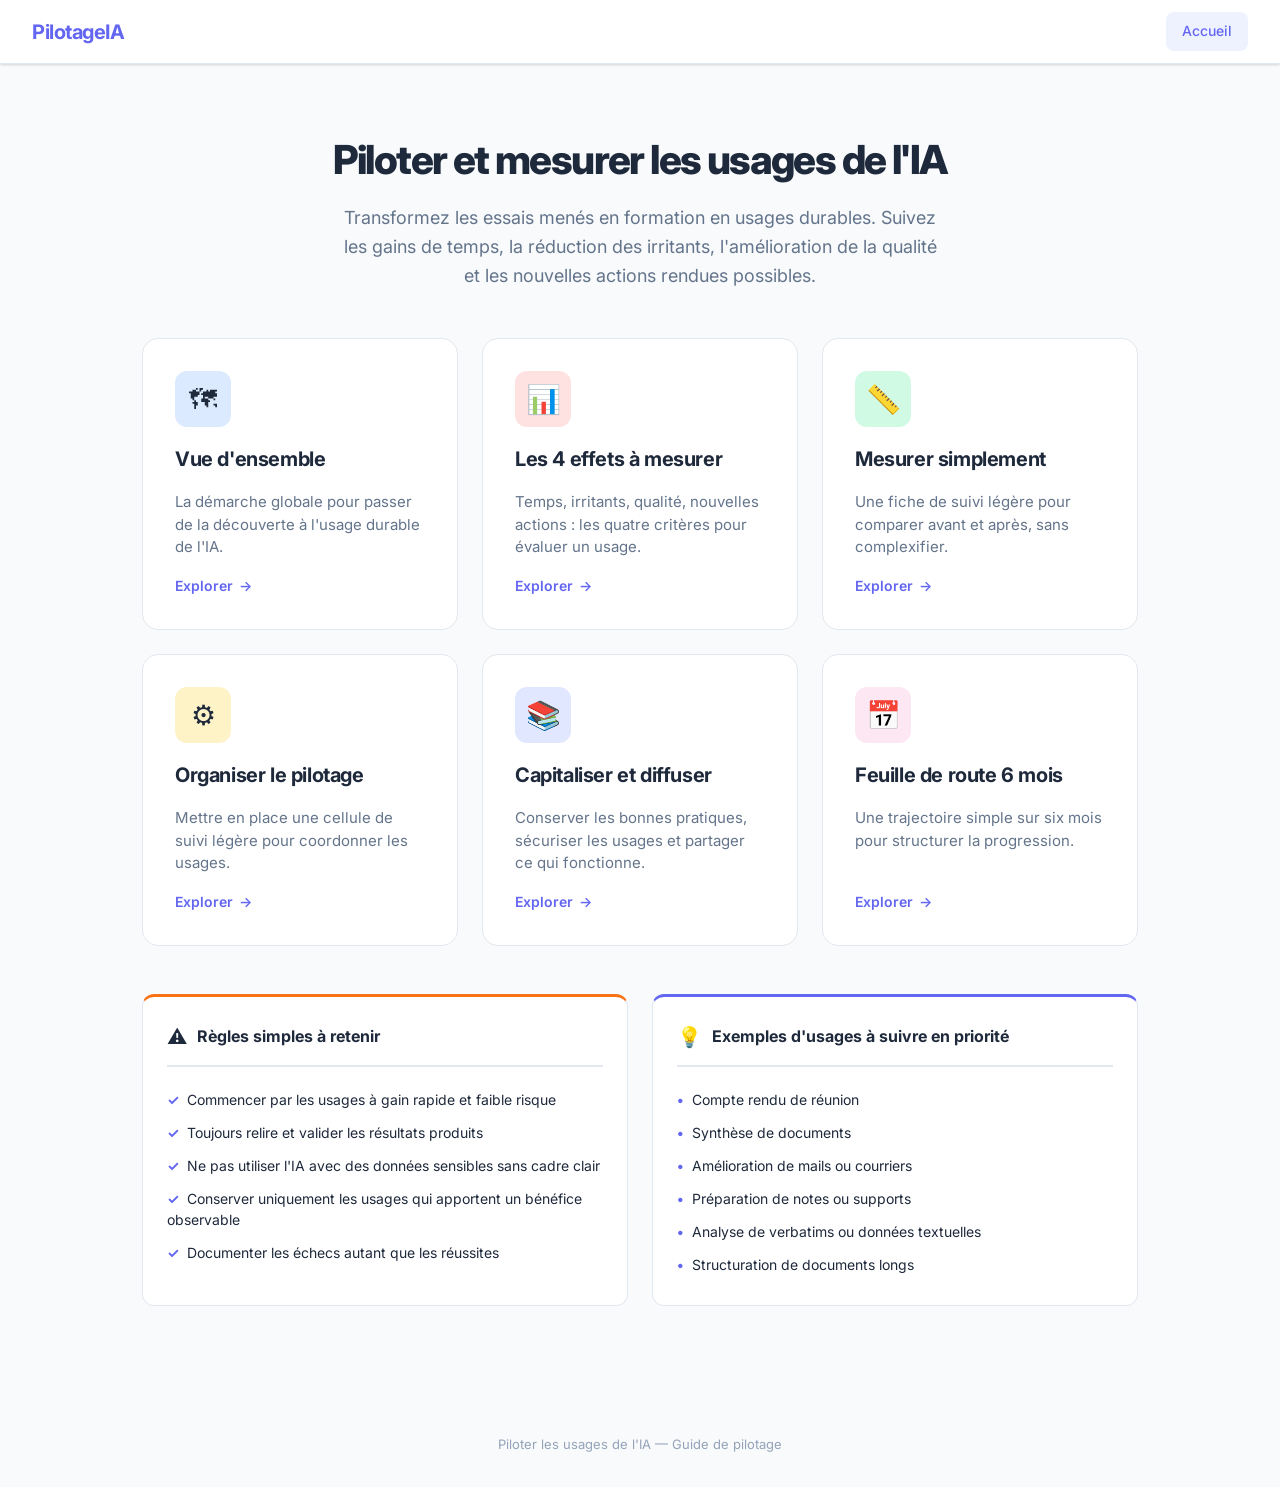
<file: index.html>
<!DOCTYPE html>
<html lang="fr">
<head>
  <meta charset="UTF-8">
  <meta name="viewport" content="width=device-width, initial-scale=1.0">
  <title>Piloter les usages de l'IA</title>
  <link rel="preconnect" href="https://fonts.googleapis.com">
  <link rel="preconnect" href="https://fonts.gstatic.com" crossorigin>
  <link href="https://fonts.googleapis.com/css2?family=Inter:wght@400;500;600;700;800&display=swap" rel="stylesheet">
  <link rel="stylesheet" href="style.css">
</head>
<body>

  <nav class="navbar">
    <a href="index.html" class="nav-brand">PilotageIA</a>
    <div class="nav-links">
      <a href="index.html" class="active">Accueil</a>
    </div>
  </nav>

  <main class="landing">
    <section class="hero">
      <h1>Piloter et mesurer les usages de l'IA</h1>
      <p>Transformez les essais men&eacute;s en formation en usages durables. Suivez les gains de temps, la r&eacute;duction des irritants, l'am&eacute;lioration de la qualit&eacute; et les nouvelles actions rendues possibles.</p>
    </section>

    <div class="tools-grid">
      <a href="guide.html" class="tool-card">
        <div class="tool-icon vue">&#128506;</div>
        <h2>Vue d'ensemble</h2>
        <p>La d&eacute;marche globale pour passer de la d&eacute;couverte &agrave; l'usage durable de l'IA.</p>
        <span class="card-link">Explorer <span class="arrow">&rarr;</span></span>
      </a>

      <a href="guide-page2.html" class="tool-card">
        <div class="tool-icon effets">&#128202;</div>
        <h2>Les 4 effets &agrave; mesurer</h2>
        <p>Temps, irritants, qualit&eacute;, nouvelles actions : les quatre crit&egrave;res pour &eacute;valuer un usage.</p>
        <span class="card-link">Explorer <span class="arrow">&rarr;</span></span>
      </a>

      <a href="guide-page3.html" class="tool-card">
        <div class="tool-icon mesurer">&#128207;</div>
        <h2>Mesurer simplement</h2>
        <p>Une fiche de suivi l&eacute;g&egrave;re pour comparer avant et apr&egrave;s, sans complexifier.</p>
        <span class="card-link">Explorer <span class="arrow">&rarr;</span></span>
      </a>

      <a href="guide-page4.html" class="tool-card">
        <div class="tool-icon organiser">&#9881;</div>
        <h2>Organiser le pilotage</h2>
        <p>Mettre en place une cellule de suivi l&eacute;g&egrave;re pour coordonner les usages.</p>
        <span class="card-link">Explorer <span class="arrow">&rarr;</span></span>
      </a>

      <a href="guide-page5.html" class="tool-card">
        <div class="tool-icon capitaliser">&#128218;</div>
        <h2>Capitaliser et diffuser</h2>
        <p>Conserver les bonnes pratiques, s&eacute;curiser les usages et partager ce qui fonctionne.</p>
        <span class="card-link">Explorer <span class="arrow">&rarr;</span></span>
      </a>

      <a href="guide-page6.html" class="tool-card">
        <div class="tool-icon feuille">&#128197;</div>
        <h2>Feuille de route 6 mois</h2>
        <p>Une trajectoire simple sur six mois pour structurer la progression.</p>
        <span class="card-link">Explorer <span class="arrow">&rarr;</span></span>
      </a>
    </div>

    <div class="encadres-section">
      <div class="encadre regles">
        <div class="encadre-header">
          <span class="encadre-icon">&#9888;&#65039;</span>
          <span class="encadre-title">R&egrave;gles simples &agrave; retenir</span>
        </div>
        <ul>
          <li>Commencer par les usages &agrave; gain rapide et faible risque</li>
          <li>Toujours relire et valider les r&eacute;sultats produits</li>
          <li>Ne pas utiliser l'IA avec des donn&eacute;es sensibles sans cadre clair</li>
          <li>Conserver uniquement les usages qui apportent un b&eacute;n&eacute;fice observable</li>
          <li>Documenter les &eacute;checs autant que les r&eacute;ussites</li>
        </ul>
      </div>

      <div class="encadre exemples">
        <div class="encadre-header">
          <span class="encadre-icon">&#128161;</span>
          <span class="encadre-title">Exemples d'usages &agrave; suivre en priorit&eacute;</span>
        </div>
        <ul>
          <li>Compte rendu de r&eacute;union</li>
          <li>Synth&egrave;se de documents</li>
          <li>Am&eacute;lioration de mails ou courriers</li>
          <li>Pr&eacute;paration de notes ou supports</li>
          <li>Analyse de verbatims ou donn&eacute;es textuelles</li>
          <li>Structuration de documents longs</li>
        </ul>
      </div>
    </div>
  </main>

  <footer class="site-footer">
    Piloter les usages de l'IA &mdash; Guide de pilotage
  </footer>

</body>
</html>
</file>
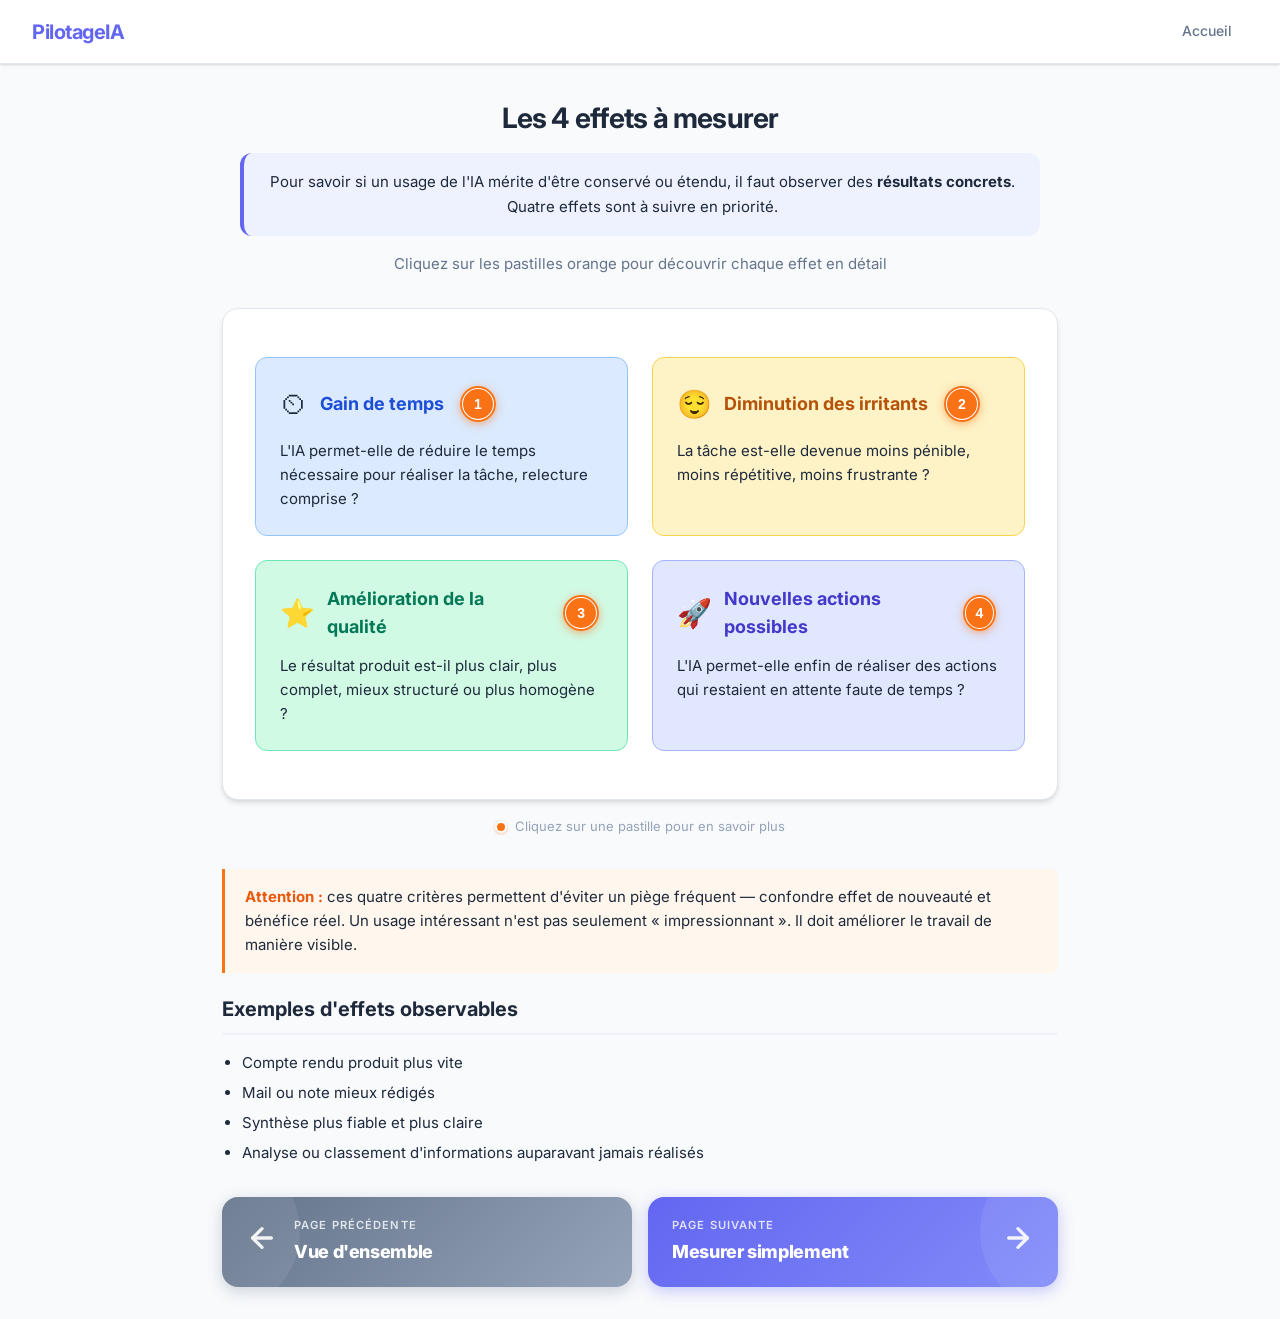
<file: guide-page2.html>
<!DOCTYPE html>
<html lang="fr">
<head>
  <meta charset="UTF-8">
  <meta name="viewport" content="width=device-width, initial-scale=1.0">
  <title>Les 4 effets &agrave; mesurer - PilotageIA</title>
  <link rel="preconnect" href="https://fonts.googleapis.com">
  <link rel="preconnect" href="https://fonts.gstatic.com" crossorigin>
  <link href="https://fonts.googleapis.com/css2?family=Inter:wght@400;500;600;700;800&display=swap" rel="stylesheet">
  <link rel="stylesheet" href="style.css">
</head>
<body>

  <nav class="navbar">
    <a href="index.html" class="nav-brand">PilotageIA</a>
    <div class="nav-links">
      <a href="index.html">Accueil</a>
    </div>
  </nav>

  <main class="guide-page">
    <div class="guide-header">
      <h1>Les 4 effets &agrave; mesurer</h1>
      <div class="guide-intro">
        <p>Pour savoir si un usage de l'IA m&eacute;rite d'&ecirc;tre conserv&eacute; ou &eacute;tendu, il faut observer des <strong>r&eacute;sultats concrets</strong>. Quatre effets sont &agrave; suivre en priorit&eacute;.</p>
      </div>
      <p class="guide-subtitle">Cliquez sur les pastilles orange pour d&eacute;couvrir chaque effet en d&eacute;tail</p>
    </div>

    <!-- 4 Blocks Diagram -->
    <div class="diagram-container">
      <div class="blocks-grid">
        <div class="block-card temps">
          <div class="block-card-header">
            <span class="block-card-icon">&#9202;</span>
            <span class="block-card-title">Gain de temps</span>
            <button class="hotspot-inline" data-hotspot="1" data-tooltip="Temps &eacute;conomis&eacute;" aria-label="Pastille 1">
              <span class="hotspot-number">1</span>
              <span class="hotspot-pulse"></span>
            </button>
          </div>
          <p class="block-card-desc">L'IA permet-elle de r&eacute;duire le temps n&eacute;cessaire pour r&eacute;aliser la t&acirc;che, relecture comprise ?</p>
        </div>

        <div class="block-card irritants">
          <div class="block-card-header">
            <span class="block-card-icon">&#128524;</span>
            <span class="block-card-title">Diminution des irritants</span>
            <button class="hotspot-inline" data-hotspot="2" data-tooltip="Charge mentale r&eacute;duite" aria-label="Pastille 2">
              <span class="hotspot-number">2</span>
              <span class="hotspot-pulse"></span>
            </button>
          </div>
          <p class="block-card-desc">La t&acirc;che est-elle devenue moins p&eacute;nible, moins r&eacute;p&eacute;titive, moins frustrante ?</p>
        </div>

        <div class="block-card qualite">
          <div class="block-card-header">
            <span class="block-card-icon">&#11088;</span>
            <span class="block-card-title">Am&eacute;lioration de la qualit&eacute;</span>
            <button class="hotspot-inline" data-hotspot="3" data-tooltip="Qualit&eacute; du rendu" aria-label="Pastille 3">
              <span class="hotspot-number">3</span>
              <span class="hotspot-pulse"></span>
            </button>
          </div>
          <p class="block-card-desc">Le r&eacute;sultat produit est-il plus clair, plus complet, mieux structur&eacute; ou plus homog&egrave;ne ?</p>
        </div>

        <div class="block-card actions">
          <div class="block-card-header">
            <span class="block-card-icon">&#128640;</span>
            <span class="block-card-title">Nouvelles actions possibles</span>
            <button class="hotspot-inline" data-hotspot="4" data-tooltip="Capacit&eacute; nouvelle cr&eacute;&eacute;e" aria-label="Pastille 4">
              <span class="hotspot-number">4</span>
              <span class="hotspot-pulse"></span>
            </button>
          </div>
          <p class="block-card-desc">L'IA permet-elle enfin de r&eacute;aliser des actions qui restaient en attente faute de temps ?</p>
        </div>
      </div>
    </div>

    <div class="legend">
      <span class="legend-dot"></span>
      Cliquez sur une pastille pour en savoir plus
    </div>

    <div class="content-section">
      <div class="highlight-box">
        <strong>Attention :</strong> ces quatre crit&egrave;res permettent d'&eacute;viter un pi&egrave;ge fr&eacute;quent &mdash; confondre effet de nouveaut&eacute; et b&eacute;n&eacute;fice r&eacute;el. Un usage int&eacute;ressant n'est pas seulement &laquo; impressionnant &raquo;. Il doit am&eacute;liorer le travail de mani&egrave;re visible.
      </div>

      <h2>Exemples d'effets observables</h2>
      <ul>
        <li>Compte rendu produit plus vite</li>
        <li>Mail ou note mieux r&eacute;dig&eacute;s</li>
        <li>Synth&egrave;se plus fiable et plus claire</li>
        <li>Analyse ou classement d'informations auparavant jamais r&eacute;alis&eacute;s</li>
      </ul>
    </div>

    <div class="nav-dual">
      <a href="guide.html" class="nav-banner nav-banner-prev">
        <div class="nav-banner-arrow">
          <svg width="32" height="32" viewBox="0 0 24 24" fill="none" stroke="currentColor" stroke-width="2.5" stroke-linecap="round" stroke-linejoin="round">
            <path d="M19 12H5"></path>
            <path d="M12 19l-7-7 7-7"></path>
          </svg>
        </div>
        <div class="nav-banner-content">
          <span class="nav-banner-label">Page pr&eacute;c&eacute;dente</span>
          <span class="nav-banner-title">Vue d'ensemble</span>
        </div>
      </a>
      <a href="guide-page3.html" class="nav-banner nav-banner-next">
        <div class="nav-banner-content">
          <span class="nav-banner-label">Page suivante</span>
          <span class="nav-banner-title">Mesurer simplement</span>
        </div>
        <div class="nav-banner-arrow">
          <svg width="32" height="32" viewBox="0 0 24 24" fill="none" stroke="currentColor" stroke-width="2.5" stroke-linecap="round" stroke-linejoin="round">
            <path d="M5 12h14"></path>
            <path d="M12 5l7 7-7 7"></path>
          </svg>
        </div>
      </a>
    </div>
  </main>

  <!-- Modal -->
  <div class="modal-overlay" id="modalOverlay">
    <div class="modal" id="modal">
      <div class="modal-inner">
        <button class="modal-close" id="modalClose" aria-label="Fermer">&times;</button>
        <div class="modal-header">
          <span class="modal-badge" id="modalBadge">1</span>
          <h2 class="modal-title" id="modalTitle"></h2>
        </div>
        <div class="modal-body" id="modalBody"></div>
      </div>
      <div class="modal-footer" id="modalFooter"></div>
    </div>
  </div>

  <script>
    const pageContent = {
      1: {
        title: "Temps \u00e9conomis\u00e9",
        body: `
          <p>Le gain de temps est souvent le premier effet recherch&eacute;. Mais il faut le mesurer <strong>correctement</strong>.</p>
          <h3>Ce qu'il faut comparer</h3>
          <ul>
            <li>Temps <strong>total</strong> avant IA : r&eacute;flexion + r&eacute;daction + relecture</li>
            <li>Temps <strong>total</strong> avec IA : pr&eacute;paration du prompt + g&eacute;n&eacute;ration + relecture + correction</li>
          </ul>
          <div class="highlight-box">
            <strong>Pi&egrave;ge fr&eacute;quent :</strong> ne mesurer que le temps de g&eacute;n&eacute;ration (quelques secondes) en oubliant le temps de relecture et de correction, qui peut &ecirc;tre significatif.
          </div>
        `,
        footer: ''
      },
      2: {
        title: "Charge mentale r\u00e9duite",
        body: `
          <p>Certaines t&acirc;ches ne prennent pas forc&eacute;ment beaucoup de temps, mais sont <strong>p&eacute;nibles ou rebutantes</strong>. L'IA peut les rendre plus supportables.</p>
          <h3>Exemples</h3>
          <ul>
            <li>D&eacute;marrer un texte face &agrave; la page blanche</li>
            <li>Reformuler un courrier d&eacute;licat</li>
            <li>Classer ou trier des donn&eacute;es r&eacute;p&eacute;titives</li>
            <li>Produire un document structur&eacute; &agrave; partir de notes d&eacute;sordonn&eacute;es</li>
          </ul>
          <div class="highlight-box">
            <strong>&Agrave; noter :</strong> la r&eacute;duction de la charge mentale est un b&eacute;n&eacute;fice r&eacute;el m&ecirc;me si le gain de temps est faible.
          </div>
        `,
        footer: ''
      },
      3: {
        title: "Qualit\u00e9 du rendu",
        body: `
          <p>L'IA peut aider &agrave; produire des r&eacute;sultats <strong>plus homog&egrave;nes, mieux structur&eacute;s et plus clairs</strong>.</p>
          <h3>Crit&egrave;res de qualit&eacute;</h3>
          <ul>
            <li>Clart&eacute; et lisibilit&eacute; du document produit</li>
            <li>Compl&eacute;tude (rien d'important n'a &eacute;t&eacute; oubli&eacute;)</li>
            <li>Structure coh&eacute;rente et logique</li>
            <li>Homog&eacute;n&eacute;it&eacute; entre les documents produits par diff&eacute;rents agents</li>
          </ul>
          <div class="highlight-box">
            <strong>Attention :</strong> la qualit&eacute; doit toujours &ecirc;tre valid&eacute;e par un humain. L'IA peut produire un texte fluide mais factuellement inexact.
          </div>
        `,
        footer: ''
      },
      4: {
        title: "Capacit\u00e9 nouvelle cr\u00e9\u00e9e",
        body: `
          <p>C'est l'effet le plus transformateur : l'IA rend possibles des <strong>actions qui n'&eacute;taient pas r&eacute;alis&eacute;es</strong> faute de temps ou de comp&eacute;tences.</p>
          <h3>Exemples</h3>
          <ul>
            <li>Analyser syst&eacute;matiquement les retours usagers</li>
            <li>Produire des synth&egrave;ses comparatives de documents longs</li>
            <li>Traduire ou adapter un document en plusieurs versions</li>
            <li>Structurer et exploiter des verbatims d'enqu&ecirc;tes</li>
          </ul>
          <div class="highlight-box">
            <strong>Crit&egrave;re cl&eacute; :</strong> si l'usage n'existait pas du tout avant l'IA, c'est un signe fort de valeur ajout&eacute;e.
          </div>
        `,
        footer: ''
      }
    };
  </script>
  <script src="script.js"></script>

</body>
</html>
</file>
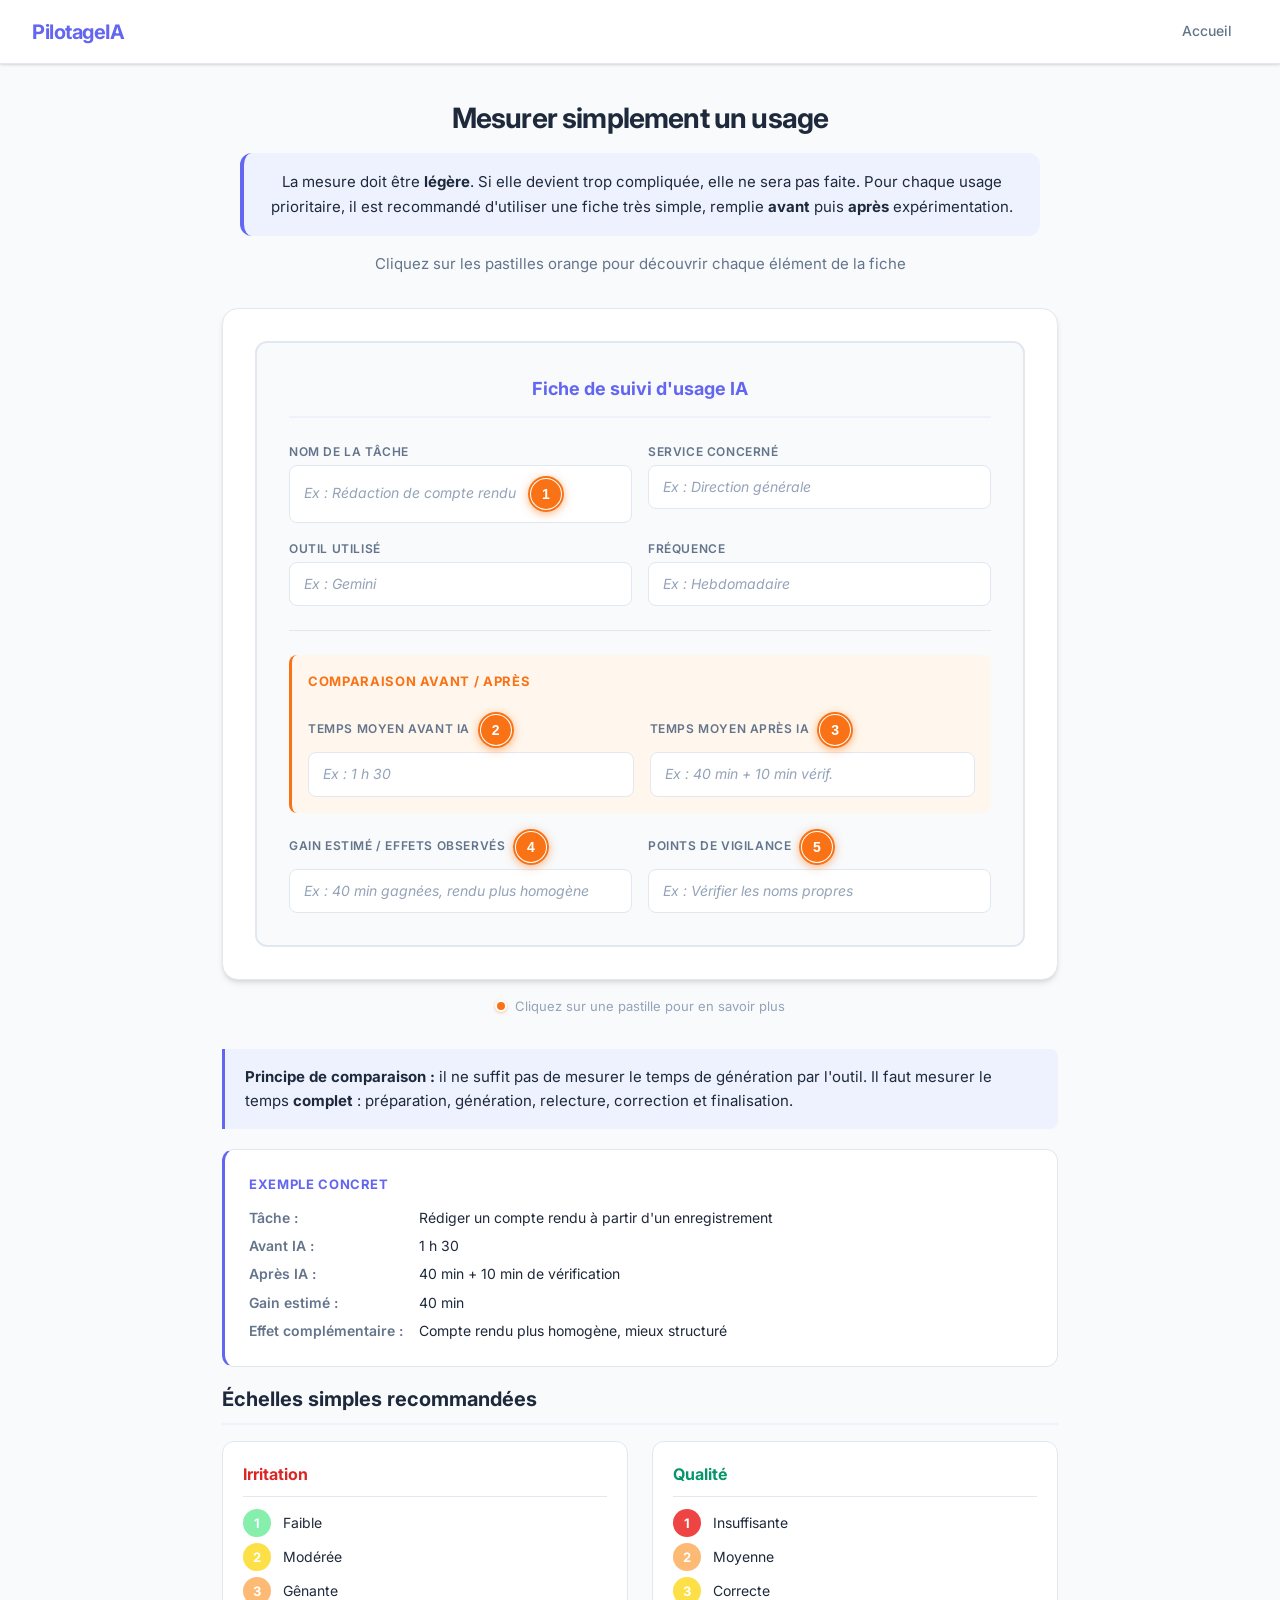
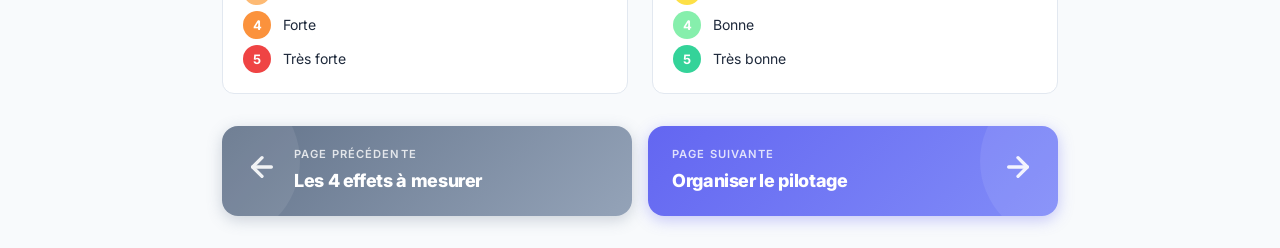
<file: guide-page3.html>
<!DOCTYPE html>
<html lang="fr">
<head>
  <meta charset="UTF-8">
  <meta name="viewport" content="width=device-width, initial-scale=1.0">
  <title>Mesurer simplement un usage - PilotageIA</title>
  <link rel="preconnect" href="https://fonts.googleapis.com">
  <link rel="preconnect" href="https://fonts.gstatic.com" crossorigin>
  <link href="https://fonts.googleapis.com/css2?family=Inter:wght@400;500;600;700;800&display=swap" rel="stylesheet">
  <link rel="stylesheet" href="style.css">
</head>
<body>

  <nav class="navbar">
    <a href="index.html" class="nav-brand">PilotageIA</a>
    <div class="nav-links">
      <a href="index.html">Accueil</a>
    </div>
  </nav>

  <main class="guide-page">
    <div class="guide-header">
      <h1>Mesurer simplement un usage</h1>
      <div class="guide-intro">
        <p>La mesure doit &ecirc;tre <strong>l&eacute;g&egrave;re</strong>. Si elle devient trop compliqu&eacute;e, elle ne sera pas faite. Pour chaque usage prioritaire, il est recommand&eacute; d'utiliser une fiche tr&egrave;s simple, remplie <strong>avant</strong> puis <strong>apr&egrave;s</strong> exp&eacute;rimentation.</p>
      </div>
      <p class="guide-subtitle">Cliquez sur les pastilles orange pour d&eacute;couvrir chaque &eacute;l&eacute;ment de la fiche</p>
    </div>

    <!-- Fiche de suivi preview -->
    <div class="diagram-container">
      <div class="fiche-preview">
        <div class="fiche-title">Fiche de suivi d'usage IA</div>
        <div class="fiche-grid">
          <div class="fiche-field">
            <span class="fiche-label">Nom de la t&acirc;che</span>
            <div class="fiche-value placeholder">
              Ex : R&eacute;daction de compte rendu
              <button class="hotspot-inline" data-hotspot="1" data-tooltip="D&eacute;crire la t&acirc;che" aria-label="Pastille 1" style="margin-left: 0.5rem;">
                <span class="hotspot-number">1</span>
                <span class="hotspot-pulse"></span>
              </button>
            </div>
          </div>
          <div class="fiche-field">
            <span class="fiche-label">Service concern&eacute;</span>
            <div class="fiche-value placeholder">Ex : Direction g&eacute;n&eacute;rale</div>
          </div>
          <div class="fiche-field">
            <span class="fiche-label">Outil utilis&eacute;</span>
            <div class="fiche-value placeholder">Ex : Gemini</div>
          </div>
          <div class="fiche-field">
            <span class="fiche-label">Fr&eacute;quence</span>
            <div class="fiche-value placeholder">Ex : Hebdomadaire</div>
          </div>

          <div class="fiche-separator"></div>

          <div class="fiche-comparison">
            <div class="fiche-comparison-title">Comparaison avant / apr&egrave;s</div>
            <div class="fiche-field">
              <span class="fiche-label">Temps moyen AVANT IA
                <button class="hotspot-inline" data-hotspot="2" data-tooltip="Mesurer avant" aria-label="Pastille 2" style="margin-left: 0.25rem;">
                  <span class="hotspot-number">2</span>
                  <span class="hotspot-pulse"></span>
                </button>
              </span>
              <div class="fiche-value placeholder">Ex : 1 h 30</div>
            </div>
            <div class="fiche-field">
              <span class="fiche-label">Temps moyen APR&Egrave;S IA
                <button class="hotspot-inline" data-hotspot="3" data-tooltip="Mesurer apr&egrave;s" aria-label="Pastille 3" style="margin-left: 0.25rem;">
                  <span class="hotspot-number">3</span>
                  <span class="hotspot-pulse"></span>
                </button>
              </span>
              <div class="fiche-value placeholder">Ex : 40 min + 10 min v&eacute;rif.</div>
            </div>
          </div>

          <div class="fiche-field">
            <span class="fiche-label">Gain estim&eacute; / Effets observ&eacute;s
              <button class="hotspot-inline" data-hotspot="4" data-tooltip="Noter les gains r&eacute;els" aria-label="Pastille 4" style="margin-left: 0.25rem;">
                <span class="hotspot-number">4</span>
                <span class="hotspot-pulse"></span>
              </button>
            </span>
            <div class="fiche-value placeholder">Ex : 40 min gagn&eacute;es, rendu plus homog&egrave;ne</div>
          </div>
          <div class="fiche-field">
            <span class="fiche-label">Points de vigilance
              <button class="hotspot-inline" data-hotspot="5" data-tooltip="Signaler les limites" aria-label="Pastille 5" style="margin-left: 0.25rem;">
                <span class="hotspot-number">5</span>
                <span class="hotspot-pulse"></span>
              </button>
            </span>
            <div class="fiche-value placeholder">Ex : V&eacute;rifier les noms propres</div>
          </div>
        </div>
      </div>
    </div>

    <div class="legend">
      <span class="legend-dot"></span>
      Cliquez sur une pastille pour en savoir plus
    </div>

    <div class="content-section">
      <div class="info-box">
        <strong>Principe de comparaison :</strong> il ne suffit pas de mesurer le temps de g&eacute;n&eacute;ration par l'outil. Il faut mesurer le temps <strong>complet</strong> : pr&eacute;paration, g&eacute;n&eacute;ration, relecture, correction et finalisation.
      </div>

      <div class="example-box">
        <div class="example-box-title">Exemple concret</div>
        <dl>
          <dt>T&acirc;che :</dt>
          <dd>R&eacute;diger un compte rendu &agrave; partir d'un enregistrement</dd>
          <dt>Avant IA :</dt>
          <dd>1 h 30</dd>
          <dt>Apr&egrave;s IA :</dt>
          <dd>40 min + 10 min de v&eacute;rification</dd>
          <dt>Gain estim&eacute; :</dt>
          <dd>40 min</dd>
          <dt>Effet compl&eacute;mentaire :</dt>
          <dd>Compte rendu plus homog&egrave;ne, mieux structur&eacute;</dd>
        </dl>
      </div>

      <h2>&Eacute;chelles simples recommand&eacute;es</h2>
      <div class="scales-grid">
        <div class="scale-box">
          <div class="scale-title" style="color: #DC2626;">Irritation</div>
          <div class="scale-items">
            <div class="scale-item"><span class="scale-number" style="background: #86EFAC;">1</span> Faible</div>
            <div class="scale-item"><span class="scale-number" style="background: #FDE047;">2</span> Mod&eacute;r&eacute;e</div>
            <div class="scale-item"><span class="scale-number" style="background: #FDBA74;">3</span> G&ecirc;nante</div>
            <div class="scale-item"><span class="scale-number" style="background: #FB923C;">4</span> Forte</div>
            <div class="scale-item"><span class="scale-number" style="background: #EF4444;">5</span> Tr&egrave;s forte</div>
          </div>
        </div>
        <div class="scale-box">
          <div class="scale-title" style="color: #059669;">Qualit&eacute;</div>
          <div class="scale-items">
            <div class="scale-item"><span class="scale-number" style="background: #EF4444;">1</span> Insuffisante</div>
            <div class="scale-item"><span class="scale-number" style="background: #FDBA74;">2</span> Moyenne</div>
            <div class="scale-item"><span class="scale-number" style="background: #FDE047;">3</span> Correcte</div>
            <div class="scale-item"><span class="scale-number" style="background: #86EFAC;">4</span> Bonne</div>
            <div class="scale-item"><span class="scale-number" style="background: #34D399;">5</span> Tr&egrave;s bonne</div>
          </div>
        </div>
      </div>
    </div>

    <div class="nav-dual">
      <a href="guide-page2.html" class="nav-banner nav-banner-prev">
        <div class="nav-banner-arrow">
          <svg width="32" height="32" viewBox="0 0 24 24" fill="none" stroke="currentColor" stroke-width="2.5" stroke-linecap="round" stroke-linejoin="round">
            <path d="M19 12H5"></path><path d="M12 19l-7-7 7-7"></path>
          </svg>
        </div>
        <div class="nav-banner-content">
          <span class="nav-banner-label">Page pr&eacute;c&eacute;dente</span>
          <span class="nav-banner-title">Les 4 effets &agrave; mesurer</span>
        </div>
      </a>
      <a href="guide-page4.html" class="nav-banner nav-banner-next">
        <div class="nav-banner-content">
          <span class="nav-banner-label">Page suivante</span>
          <span class="nav-banner-title">Organiser le pilotage</span>
        </div>
        <div class="nav-banner-arrow">
          <svg width="32" height="32" viewBox="0 0 24 24" fill="none" stroke="currentColor" stroke-width="2.5" stroke-linecap="round" stroke-linejoin="round">
            <path d="M5 12h14"></path><path d="M12 5l7 7-7 7"></path>
          </svg>
        </div>
      </a>
    </div>
  </main>

  <!-- Modal -->
  <div class="modal-overlay" id="modalOverlay">
    <div class="modal" id="modal">
      <div class="modal-inner">
        <button class="modal-close" id="modalClose" aria-label="Fermer">&times;</button>
        <div class="modal-header">
          <span class="modal-badge" id="modalBadge">1</span>
          <h2 class="modal-title" id="modalTitle"></h2>
        </div>
        <div class="modal-body" id="modalBody"></div>
      </div>
      <div class="modal-footer" id="modalFooter"></div>
    </div>
  </div>

  <script>
    const pageContent = {
      1: {
        title: "D\u00e9crire la t\u00e2che",
        body: `
          <p>Chaque fiche commence par une <strong>description pr&eacute;cise de la t&acirc;che</strong> concern&eacute;e.</p>
          <h3>Ce qu'il faut renseigner</h3>
          <ul>
            <li><strong>Nom de la t&acirc;che</strong> : une description courte et compr&eacute;hensible</li>
            <li><strong>Service concern&eacute;</strong> : pour savoir qui est impliqu&eacute;</li>
            <li><strong>Outil utilis&eacute;</strong> : Gemini, NotebookLM, autre</li>
            <li><strong>Fr&eacute;quence</strong> : quotidienne, hebdomadaire, ponctuelle</li>
          </ul>
          <div class="highlight-box">
            <strong>Conseil :</strong> une fiche par usage. Ne m&eacute;langez pas plusieurs t&acirc;ches sur la m&ecirc;me fiche.
          </div>
        `,
        footer: ''
      },
      2: {
        title: "Mesurer avant",
        body: `
          <p>Avant d'utiliser l'IA, notez le <strong>temps habituellement consacr&eacute;</strong> &agrave; la t&acirc;che et votre niveau d'irritation.</p>
          <h3>Pourquoi c'est important</h3>
          <ul>
            <li>Sans r&eacute;f&eacute;rence &laquo; avant &raquo;, impossible de mesurer un progr&egrave;s</li>
            <li>Une estimation honn&ecirc;te suffit &mdash; pas besoin de chronom&eacute;trer</li>
            <li>Notez aussi le niveau de <strong>p&eacute;nibilit&eacute;</strong> (1 &agrave; 5) et de <strong>qualit&eacute;</strong> (1 &agrave; 5)</li>
          </ul>
        `,
        footer: ''
      },
      3: {
        title: "Mesurer apr\u00e8s",
        body: `
          <p>Apr&egrave;s avoir utilis&eacute; l'IA sur la m&ecirc;me t&acirc;che, notez le <strong>temps total</strong> et les m&ecirc;mes indicateurs.</p>
          <h3>Temps total = tout inclus</h3>
          <ul>
            <li>Pr&eacute;paration du prompt</li>
            <li>Temps de g&eacute;n&eacute;ration par l'IA</li>
            <li>Relecture et correction</li>
            <li>Finalisation du document</li>
          </ul>
          <div class="highlight-box">
            <strong>Rappel :</strong> ne comptez pas seulement les secondes de g&eacute;n&eacute;ration. Le temps de relecture et de correction fait partie du co&ucirc;t r&eacute;el.
          </div>
        `,
        footer: ''
      },
      4: {
        title: "Noter les gains r\u00e9els",
        body: `
          <p>Comparez les deux mesures et notez les <strong>gains concrets observ&eacute;s</strong>.</p>
          <h3>Types de gains</h3>
          <ul>
            <li><strong>Temps</strong> : combien de minutes/heures &eacute;conomis&eacute;es ?</li>
            <li><strong>Confort</strong> : la t&acirc;che est-elle devenue moins p&eacute;nible ?</li>
            <li><strong>Qualit&eacute;</strong> : le r&eacute;sultat est-il meilleur ?</li>
            <li><strong>Capacit&eacute;</strong> : une action nouvelle est-elle devenue possible ?</li>
          </ul>
          <div class="highlight-box">
            <strong>&Agrave; retenir :</strong> si le gain n'est pas visible ou mesurable, l'usage ne m&eacute;rite peut-&ecirc;tre pas d'&ecirc;tre conserv&eacute;.
          </div>
        `,
        footer: ''
      },
      5: {
        title: "Signaler les limites",
        body: `
          <p>Chaque fiche doit aussi mentionner les <strong>points de vigilance</strong> rencontr&eacute;s.</p>
          <h3>Exemples de limites fr&eacute;quentes</h3>
          <ul>
            <li>Noms propres ou chiffres parfois inexacts</li>
            <li>Tonalit&eacute; ou style &agrave; ajuster</li>
            <li>Donn&eacute;es sensibles &agrave; ne pas int&eacute;grer dans le prompt</li>
            <li>R&eacute;sultat n&eacute;cessitant une relecture syst&eacute;matique</li>
          </ul>
          <div class="highlight-box">
            <strong>Important :</strong> documenter les limites est aussi utile que documenter les succ&egrave;s. Cela &eacute;vite aux autres de r&eacute;p&eacute;ter les m&ecirc;mes erreurs.
          </div>
        `,
        footer: ''
      }
    };
  </script>
  <script src="script.js"></script>

</body>
</html>
</file>
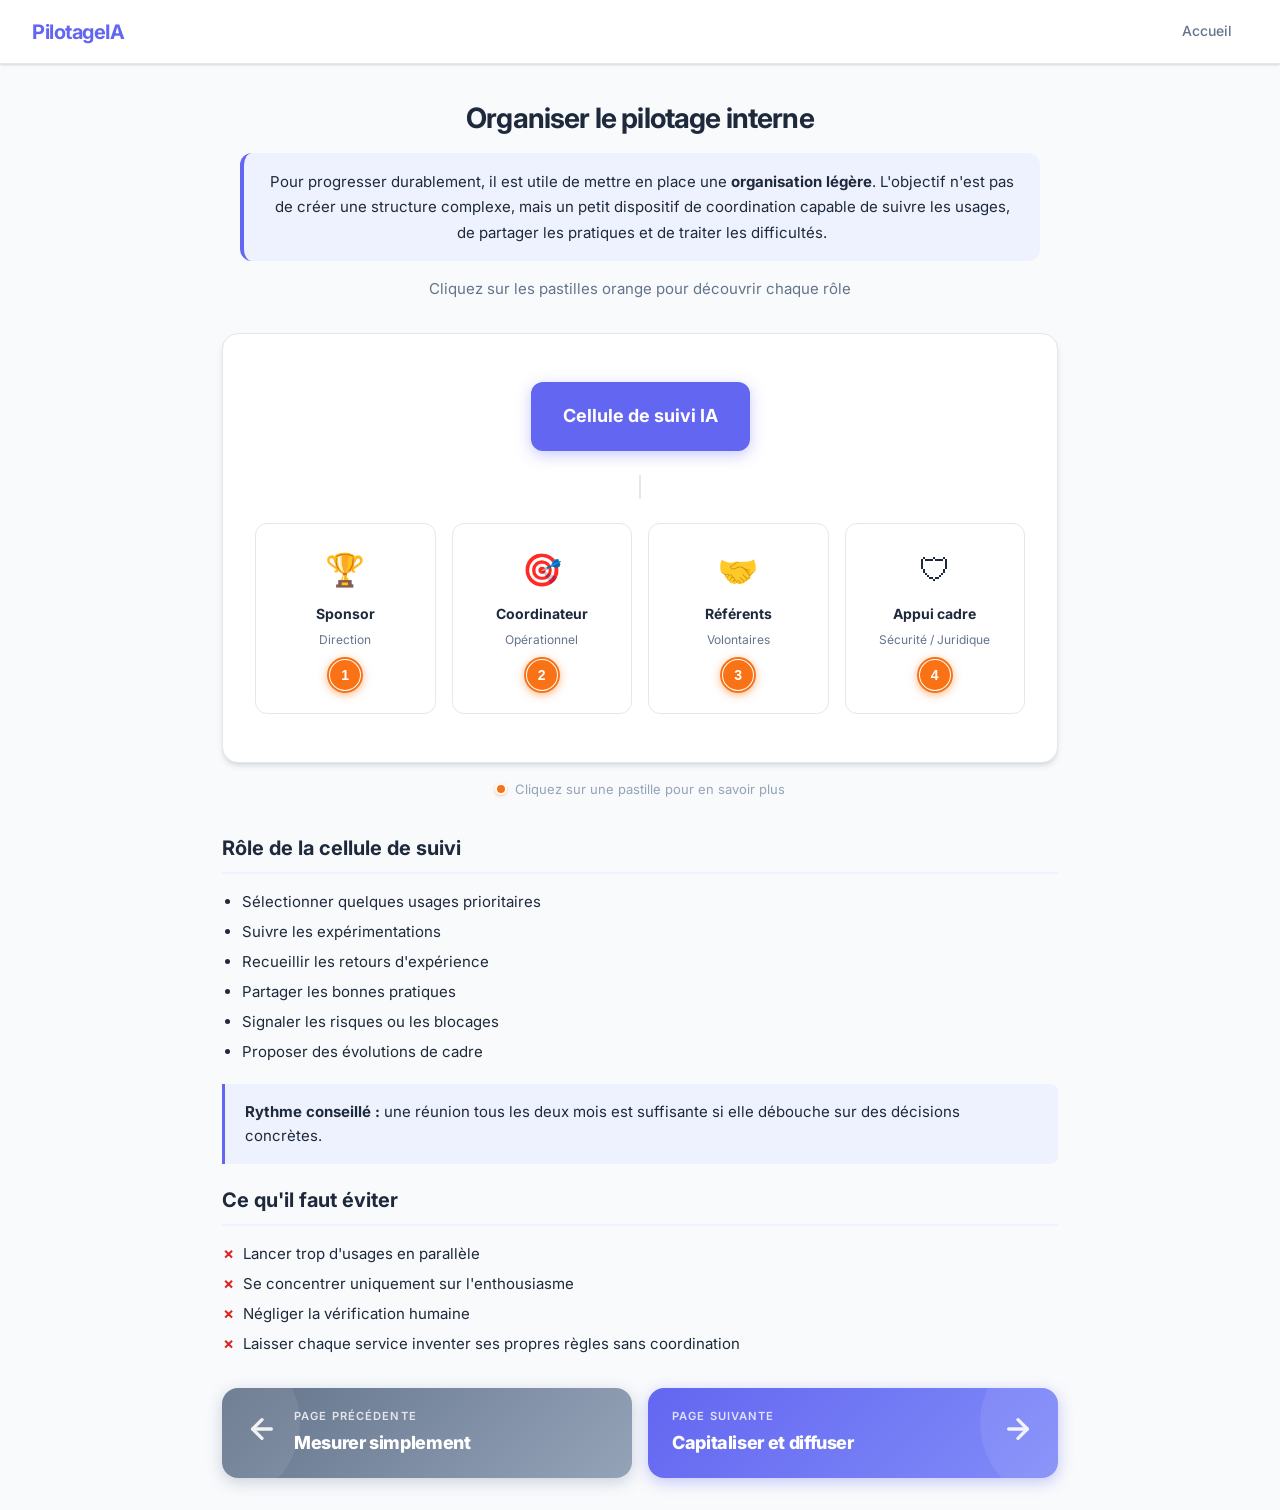
<file: guide-page4.html>
<!DOCTYPE html>
<html lang="fr">
<head>
  <meta charset="UTF-8">
  <meta name="viewport" content="width=device-width, initial-scale=1.0">
  <title>Organiser le pilotage interne - PilotageIA</title>
  <link rel="preconnect" href="https://fonts.googleapis.com">
  <link rel="preconnect" href="https://fonts.gstatic.com" crossorigin>
  <link href="https://fonts.googleapis.com/css2?family=Inter:wght@400;500;600;700;800&display=swap" rel="stylesheet">
  <link rel="stylesheet" href="style.css">
</head>
<body>

  <nav class="navbar">
    <a href="index.html" class="nav-brand">PilotageIA</a>
    <div class="nav-links">
      <a href="index.html">Accueil</a>
    </div>
  </nav>

  <main class="guide-page">
    <div class="guide-header">
      <h1>Organiser le pilotage interne</h1>
      <div class="guide-intro">
        <p>Pour progresser durablement, il est utile de mettre en place une <strong>organisation l&eacute;g&egrave;re</strong>. L'objectif n'est pas de cr&eacute;er une structure complexe, mais un petit dispositif de coordination capable de suivre les usages, de partager les pratiques et de traiter les difficult&eacute;s.</p>
      </div>
      <p class="guide-subtitle">Cliquez sur les pastilles orange pour d&eacute;couvrir chaque r&ocirc;le</p>
    </div>

    <!-- Governance Diagram -->
    <div class="diagram-container">
      <div class="gov-diagram">
        <div class="gov-center">Cellule de suivi IA</div>
        <div class="gov-connector"></div>
        <div class="gov-roles">
          <div class="gov-role">
            <div class="gov-role-icon">&#127942;</div>
            <div class="gov-role-title">Sponsor</div>
            <div class="gov-role-desc">Direction</div>
            <button class="hotspot-inline" data-hotspot="1" data-tooltip="Sponsor" aria-label="Pastille 1" style="margin-top: 0.5rem;">
              <span class="hotspot-number">1</span>
              <span class="hotspot-pulse"></span>
            </button>
          </div>
          <div class="gov-role">
            <div class="gov-role-icon">&#127919;</div>
            <div class="gov-role-title">Coordinateur</div>
            <div class="gov-role-desc">Op&eacute;rationnel</div>
            <button class="hotspot-inline" data-hotspot="2" data-tooltip="Coordinateur" aria-label="Pastille 2" style="margin-top: 0.5rem;">
              <span class="hotspot-number">2</span>
              <span class="hotspot-pulse"></span>
            </button>
          </div>
          <div class="gov-role">
            <div class="gov-role-icon">&#129309;</div>
            <div class="gov-role-title">R&eacute;f&eacute;rents</div>
            <div class="gov-role-desc">Volontaires</div>
            <button class="hotspot-inline" data-hotspot="3" data-tooltip="R&eacute;f&eacute;rents volontaires" aria-label="Pastille 3" style="margin-top: 0.5rem;">
              <span class="hotspot-number">3</span>
              <span class="hotspot-pulse"></span>
            </button>
          </div>
          <div class="gov-role">
            <div class="gov-role-icon">&#128737;</div>
            <div class="gov-role-title">Appui cadre</div>
            <div class="gov-role-desc">S&eacute;curit&eacute; / Juridique</div>
            <button class="hotspot-inline" data-hotspot="4" data-tooltip="Appui cadre / s&eacute;curit&eacute;" aria-label="Pastille 4" style="margin-top: 0.5rem;">
              <span class="hotspot-number">4</span>
              <span class="hotspot-pulse"></span>
            </button>
          </div>
        </div>
      </div>
    </div>

    <div class="legend">
      <span class="legend-dot"></span>
      Cliquez sur une pastille pour en savoir plus
    </div>

    <div class="content-section">
      <h2>R&ocirc;le de la cellule de suivi</h2>
      <ul>
        <li>S&eacute;lectionner quelques usages prioritaires</li>
        <li>Suivre les exp&eacute;rimentations</li>
        <li>Recueillir les retours d'exp&eacute;rience</li>
        <li>Partager les bonnes pratiques</li>
        <li>Signaler les risques ou les blocages</li>
        <li>Proposer des &eacute;volutions de cadre</li>
      </ul>

      <div class="info-box">
        <strong>Rythme conseill&eacute; :</strong> une r&eacute;union tous les deux mois est suffisante si elle d&eacute;bouche sur des d&eacute;cisions concr&egrave;tes.
      </div>

      <h2>Ce qu'il faut &eacute;viter</h2>
      <ul class="avoid-list">
        <li>Lancer trop d'usages en parall&egrave;le</li>
        <li>Se concentrer uniquement sur l'enthousiasme</li>
        <li>N&eacute;gliger la v&eacute;rification humaine</li>
        <li>Laisser chaque service inventer ses propres r&egrave;gles sans coordination</li>
      </ul>
    </div>

    <div class="nav-dual">
      <a href="guide-page3.html" class="nav-banner nav-banner-prev">
        <div class="nav-banner-arrow">
          <svg width="32" height="32" viewBox="0 0 24 24" fill="none" stroke="currentColor" stroke-width="2.5" stroke-linecap="round" stroke-linejoin="round">
            <path d="M19 12H5"></path><path d="M12 19l-7-7 7-7"></path>
          </svg>
        </div>
        <div class="nav-banner-content">
          <span class="nav-banner-label">Page pr&eacute;c&eacute;dente</span>
          <span class="nav-banner-title">Mesurer simplement</span>
        </div>
      </a>
      <a href="guide-page5.html" class="nav-banner nav-banner-next">
        <div class="nav-banner-content">
          <span class="nav-banner-label">Page suivante</span>
          <span class="nav-banner-title">Capitaliser et diffuser</span>
        </div>
        <div class="nav-banner-arrow">
          <svg width="32" height="32" viewBox="0 0 24 24" fill="none" stroke="currentColor" stroke-width="2.5" stroke-linecap="round" stroke-linejoin="round">
            <path d="M5 12h14"></path><path d="M12 5l7 7-7 7"></path>
          </svg>
        </div>
      </a>
    </div>
  </main>

  <!-- Modal -->
  <div class="modal-overlay" id="modalOverlay">
    <div class="modal" id="modal">
      <div class="modal-inner">
        <button class="modal-close" id="modalClose" aria-label="Fermer">&times;</button>
        <div class="modal-header">
          <span class="modal-badge" id="modalBadge">1</span>
          <h2 class="modal-title" id="modalTitle"></h2>
        </div>
        <div class="modal-body" id="modalBody"></div>
      </div>
      <div class="modal-footer" id="modalFooter"></div>
    </div>
  </div>

  <script>
    const pageContent = {
      1: {
        title: "Sponsor de direction",
        body: `
          <p>Le <strong>sponsor</strong> est un membre de la direction qui porte la d&eacute;marche et lui donne sa l&eacute;gitimit&eacute;.</p>
          <h3>Son r&ocirc;le</h3>
          <ul>
            <li>Valider les orientations strat&eacute;giques</li>
            <li>Arbitrer si n&eacute;cessaire (moyens, priorit&eacute;s, risques)</li>
            <li>Donner de la visibilit&eacute; &agrave; la d&eacute;marche</li>
            <li>Faciliter la communication interne</li>
          </ul>
          <div class="highlight-box">
            <strong>Cl&eacute; :</strong> sans soutien de la direction, la d&eacute;marche risque de rester confidentielle et de s'essouffler.
          </div>
        `,
        footer: ''
      },
      2: {
        title: "Coordinateur op\u00e9rationnel",
        body: `
          <p>Le <strong>coordinateur</strong> est la cheville ouvri&egrave;re de la cellule. C'est lui qui anime, planifie et fait le lien entre tous.</p>
          <h3>Son r&ocirc;le</h3>
          <ul>
            <li>Organiser les r&eacute;unions de suivi</li>
            <li>Centraliser les fiches de suivi d'usage</li>
            <li>Synth&eacute;tiser les retours d'exp&eacute;rience</li>
            <li>Proposer les ajustements n&eacute;cessaires</li>
            <li>Assurer la communication entre les r&eacute;f&eacute;rents</li>
          </ul>
          <div class="highlight-box">
            <strong>Conseil :</strong> ce r&ocirc;le ne demande pas un temps plein. Quelques heures par mois suffisent si la d&eacute;marche est bien cadr&eacute;e.
          </div>
        `,
        footer: ''
      },
      3: {
        title: "R\u00e9f\u00e9rents volontaires",
        body: `
          <p>Les <strong>r&eacute;f&eacute;rents</strong> sont des agents motiv&eacute;s, issus de diff&eacute;rents services, qui testent les usages et partagent leurs retours.</p>
          <h3>Leur r&ocirc;le</h3>
          <ul>
            <li>Tester les usages prioritaires dans leur service</li>
            <li>Remplir les fiches de suivi</li>
            <li>Remonter les difficult&eacute;s et les r&eacute;ussites</li>
            <li>Accompagner leurs coll&egrave;gues dans la prise en main</li>
          </ul>
          <div class="highlight-box">
            <strong>Id&eacute;al :</strong> 3 &agrave; 5 r&eacute;f&eacute;rents issus de services diff&eacute;rents pour couvrir un spectre large d'usages.
          </div>
        `,
        footer: ''
      },
      4: {
        title: "Appui cadre / s\u00e9curit\u00e9",
        body: `
          <p>Un appui ponctuel sur les <strong>sujets techniques, juridiques ou de protection des donn&eacute;es</strong> est n&eacute;cessaire pour s&eacute;curiser la d&eacute;marche.</p>
          <h3>Sujets couverts</h3>
          <ul>
            <li>Types de donn&eacute;es autoris&eacute;es ou interdites</li>
            <li>R&egrave;gles RGPD &agrave; respecter</li>
            <li>Cadre juridique des contenus g&eacute;n&eacute;r&eacute;s par IA</li>
            <li>S&eacute;curit&eacute; informatique des outils utilis&eacute;s</li>
          </ul>
          <div class="highlight-box">
            <strong>&Agrave; noter :</strong> cet appui n'a pas besoin d'&ecirc;tre permanent. Il intervient &agrave; la demande, lors de questions sp&eacute;cifiques ou pour valider un cadre d'usage.
          </div>
        `,
        footer: ''
      }
    };
  </script>
  <script src="script.js"></script>

</body>
</html>
</file>
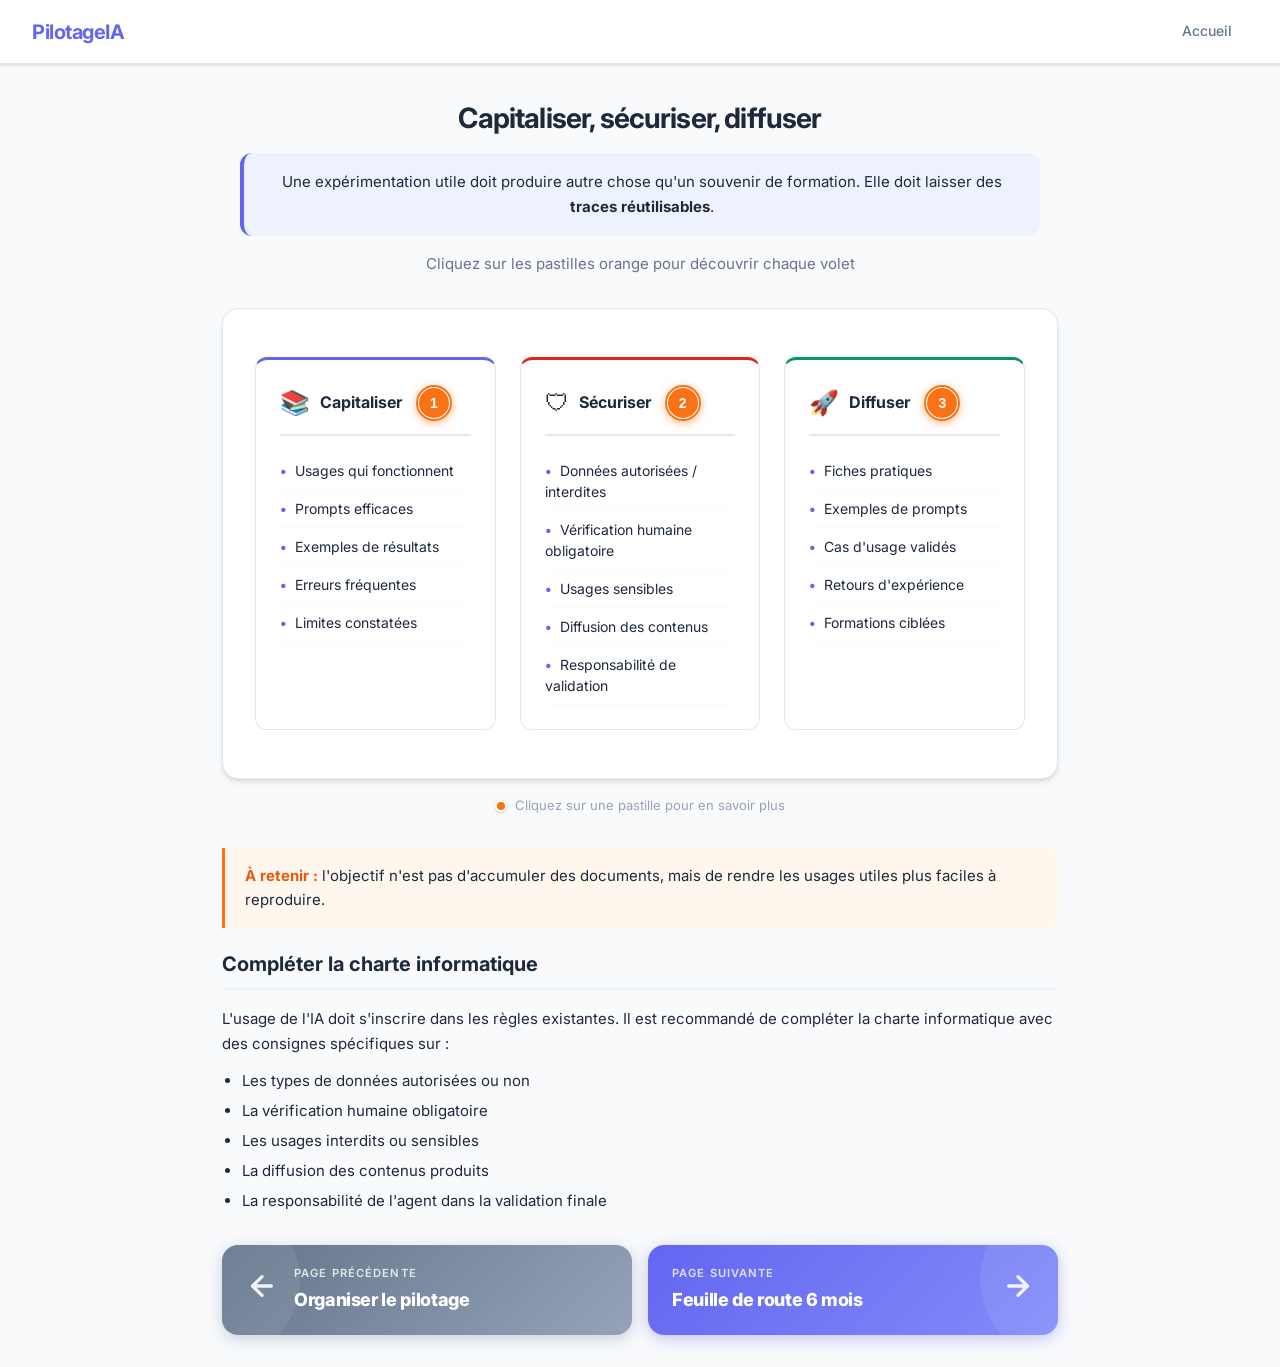
<file: guide-page5.html>
<!DOCTYPE html>
<html lang="fr">
<head>
  <meta charset="UTF-8">
  <meta name="viewport" content="width=device-width, initial-scale=1.0">
  <title>Capitaliser, s&eacute;curiser, diffuser - PilotageIA</title>
  <link rel="preconnect" href="https://fonts.googleapis.com">
  <link rel="preconnect" href="https://fonts.gstatic.com" crossorigin>
  <link href="https://fonts.googleapis.com/css2?family=Inter:wght@400;500;600;700;800&display=swap" rel="stylesheet">
  <link rel="stylesheet" href="style.css">
</head>
<body>

  <nav class="navbar">
    <a href="index.html" class="nav-brand">PilotageIA</a>
    <div class="nav-links">
      <a href="index.html">Accueil</a>
    </div>
  </nav>

  <main class="guide-page">
    <div class="guide-header">
      <h1>Capitaliser, s&eacute;curiser, diffuser</h1>
      <div class="guide-intro">
        <p>Une exp&eacute;rimentation utile doit produire autre chose qu'un souvenir de formation. Elle doit laisser des <strong>traces r&eacute;utilisables</strong>.</p>
      </div>
      <p class="guide-subtitle">Cliquez sur les pastilles orange pour d&eacute;couvrir chaque volet</p>
    </div>

    <!-- Library Diagram -->
    <div class="diagram-container">
      <div class="library-grid">
        <div class="library-column capitaliser">
          <div class="library-column-header">
            <span class="library-column-icon">&#128218;</span>
            <span class="library-column-title">Capitaliser</span>
            <button class="hotspot-inline" data-hotspot="1" data-tooltip="Bonnes pratiques" aria-label="Pastille 1">
              <span class="hotspot-number">1</span>
              <span class="hotspot-pulse"></span>
            </button>
          </div>
          <ul>
            <li>Usages qui fonctionnent</li>
            <li>Prompts efficaces</li>
            <li>Exemples de r&eacute;sultats</li>
            <li>Erreurs fr&eacute;quentes</li>
            <li>Limites constat&eacute;es</li>
          </ul>
        </div>

        <div class="library-column securiser">
          <div class="library-column-header">
            <span class="library-column-icon">&#128737;</span>
            <span class="library-column-title">S&eacute;curiser</span>
            <button class="hotspot-inline" data-hotspot="2" data-tooltip="R&egrave;gles de prudence" aria-label="Pastille 2">
              <span class="hotspot-number">2</span>
              <span class="hotspot-pulse"></span>
            </button>
          </div>
          <ul>
            <li>Donn&eacute;es autoris&eacute;es / interdites</li>
            <li>V&eacute;rification humaine obligatoire</li>
            <li>Usages sensibles</li>
            <li>Diffusion des contenus</li>
            <li>Responsabilit&eacute; de validation</li>
          </ul>
        </div>

        <div class="library-column diffuser">
          <div class="library-column-header">
            <span class="library-column-icon">&#128640;</span>
            <span class="library-column-title">Diffuser</span>
            <button class="hotspot-inline" data-hotspot="3" data-tooltip="Cas d'usage valid&eacute;s" aria-label="Pastille 3">
              <span class="hotspot-number">3</span>
              <span class="hotspot-pulse"></span>
            </button>
          </div>
          <ul>
            <li>Fiches pratiques</li>
            <li>Exemples de prompts</li>
            <li>Cas d'usage valid&eacute;s</li>
            <li>Retours d'exp&eacute;rience</li>
            <li>Formations cibl&eacute;es</li>
          </ul>
        </div>
      </div>
    </div>

    <div class="legend">
      <span class="legend-dot"></span>
      Cliquez sur une pastille pour en savoir plus
    </div>

    <div class="content-section">
      <div class="highlight-box">
        <strong>&Agrave; retenir :</strong> l'objectif n'est pas d'accumuler des documents, mais de rendre les usages utiles plus faciles &agrave; reproduire.
      </div>

      <h2>Compl&eacute;ter la charte informatique</h2>
      <p>L'usage de l'IA doit s'inscrire dans les r&egrave;gles existantes. Il est recommand&eacute; de compl&eacute;ter la charte informatique avec des consignes sp&eacute;cifiques sur :</p>
      <ul>
        <li>Les types de donn&eacute;es autoris&eacute;es ou non</li>
        <li>La v&eacute;rification humaine obligatoire</li>
        <li>Les usages interdits ou sensibles</li>
        <li>La diffusion des contenus produits</li>
        <li>La responsabilit&eacute; de l'agent dans la validation finale</li>
      </ul>
    </div>

    <div class="nav-dual">
      <a href="guide-page4.html" class="nav-banner nav-banner-prev">
        <div class="nav-banner-arrow">
          <svg width="32" height="32" viewBox="0 0 24 24" fill="none" stroke="currentColor" stroke-width="2.5" stroke-linecap="round" stroke-linejoin="round">
            <path d="M19 12H5"></path><path d="M12 19l-7-7 7-7"></path>
          </svg>
        </div>
        <div class="nav-banner-content">
          <span class="nav-banner-label">Page pr&eacute;c&eacute;dente</span>
          <span class="nav-banner-title">Organiser le pilotage</span>
        </div>
      </a>
      <a href="guide-page6.html" class="nav-banner nav-banner-next">
        <div class="nav-banner-content">
          <span class="nav-banner-label">Page suivante</span>
          <span class="nav-banner-title">Feuille de route 6 mois</span>
        </div>
        <div class="nav-banner-arrow">
          <svg width="32" height="32" viewBox="0 0 24 24" fill="none" stroke="currentColor" stroke-width="2.5" stroke-linecap="round" stroke-linejoin="round">
            <path d="M5 12h14"></path><path d="M12 5l7 7-7 7"></path>
          </svg>
        </div>
      </a>
    </div>
  </main>

  <!-- Modal -->
  <div class="modal-overlay" id="modalOverlay">
    <div class="modal" id="modal">
      <div class="modal-inner">
        <button class="modal-close" id="modalClose" aria-label="Fermer">&times;</button>
        <div class="modal-header">
          <span class="modal-badge" id="modalBadge">1</span>
          <h2 class="modal-title" id="modalTitle"></h2>
        </div>
        <div class="modal-body" id="modalBody"></div>
      </div>
      <div class="modal-footer" id="modalFooter"></div>
    </div>
  </div>

  <script>
    const pageContent = {
      1: {
        title: "Bonnes pratiques \u00e0 capitaliser",
        body: `
          <p>L'exp&eacute;rience accumul&eacute;e par les agents doit &ecirc;tre <strong>conserv&eacute;e et organis&eacute;e</strong> pour &ecirc;tre r&eacute;utilisable.</p>
          <h3>Ce qu'il faut garder</h3>
          <ul>
            <li>Les <strong>usages qui fonctionnent</strong> : description, contexte, r&eacute;sultat obtenu</li>
            <li>Les <strong>prompts efficaces</strong> : formulations qui donnent de bons r&eacute;sultats</li>
            <li>Les <strong>exemples de r&eacute;sultats</strong> attendus : pour aider les nouveaux utilisateurs</li>
            <li>Les <strong>erreurs fr&eacute;quentes</strong> : pour &eacute;viter de les reproduire</li>
            <li>Les <strong>limites constat&eacute;es</strong> : pour &eacute;viter les d&eacute;ceptions</li>
          </ul>
          <div class="highlight-box">
            <strong>Format id&eacute;al :</strong> des fiches courtes (1 page max), avec un titre clair, un exemple concret et les points de vigilance.
          </div>
        `,
        footer: ''
      },
      2: {
        title: "R\u00e8gles de prudence",
        body: `
          <p>L'usage de l'IA doit s'inscrire dans un <strong>cadre clair</strong> pour &eacute;viter les risques.</p>
          <h3>R&egrave;gles &agrave; formaliser</h3>
          <ul>
            <li><strong>Donn&eacute;es personnelles</strong> : ne jamais int&eacute;grer de donn&eacute;es nominatives dans un prompt sans cadre RGPD</li>
            <li><strong>Donn&eacute;es sensibles</strong> : budgets, strat&eacute;gies, d&eacute;cisions en cours &mdash; pas dans l'IA publique</li>
            <li><strong>V&eacute;rification obligatoire</strong> : tout r&eacute;sultat IA doit &ecirc;tre relu et valid&eacute; par un humain</li>
            <li><strong>Responsabilit&eacute;</strong> : l'agent qui valide le r&eacute;sultat en est responsable, pas l'IA</li>
          </ul>
          <div class="highlight-box">
            <strong>Conseil :</strong> int&eacute;grez ces r&egrave;gles &agrave; la charte informatique existante plut&ocirc;t que de cr&eacute;er un document s&eacute;par&eacute;.
          </div>
        `,
        footer: ''
      },
      3: {
        title: "Cas d'usage valid\u00e9s \u00e0 diffuser",
        body: `
          <p>Les bonnes pratiques doivent &ecirc;tre <strong>accessibles facilement</strong> pour que les coll&egrave;gues puissent les reproduire.</p>
          <h3>Formats recommand&eacute;s</h3>
          <ul>
            <li><strong>Fiches d'usage</strong> : description de la t&acirc;che, outil, prompt, r&eacute;sultat attendu</li>
            <li><strong>Biblioth&egrave;que de prompts</strong> : class&eacute;s par type de t&acirc;che</li>
            <li><strong>Retours d'exp&eacute;rience</strong> : courts, concrets, avec les &laquo; plus &raquo; et les &laquo; moins &raquo;</li>
            <li><strong>Pr&eacute;sentations en r&eacute;union</strong> : 5 minutes de partage suffisent</li>
          </ul>
          <div class="highlight-box">
            <strong>&Agrave; retenir :</strong> un cas d'usage bien document&eacute; vaut mieux que dix pr&eacute;sentations g&eacute;n&eacute;rales. Soyez concret.
          </div>
        `,
        footer: ''
      }
    };
  </script>
  <script src="script.js"></script>

</body>
</html>
</file>
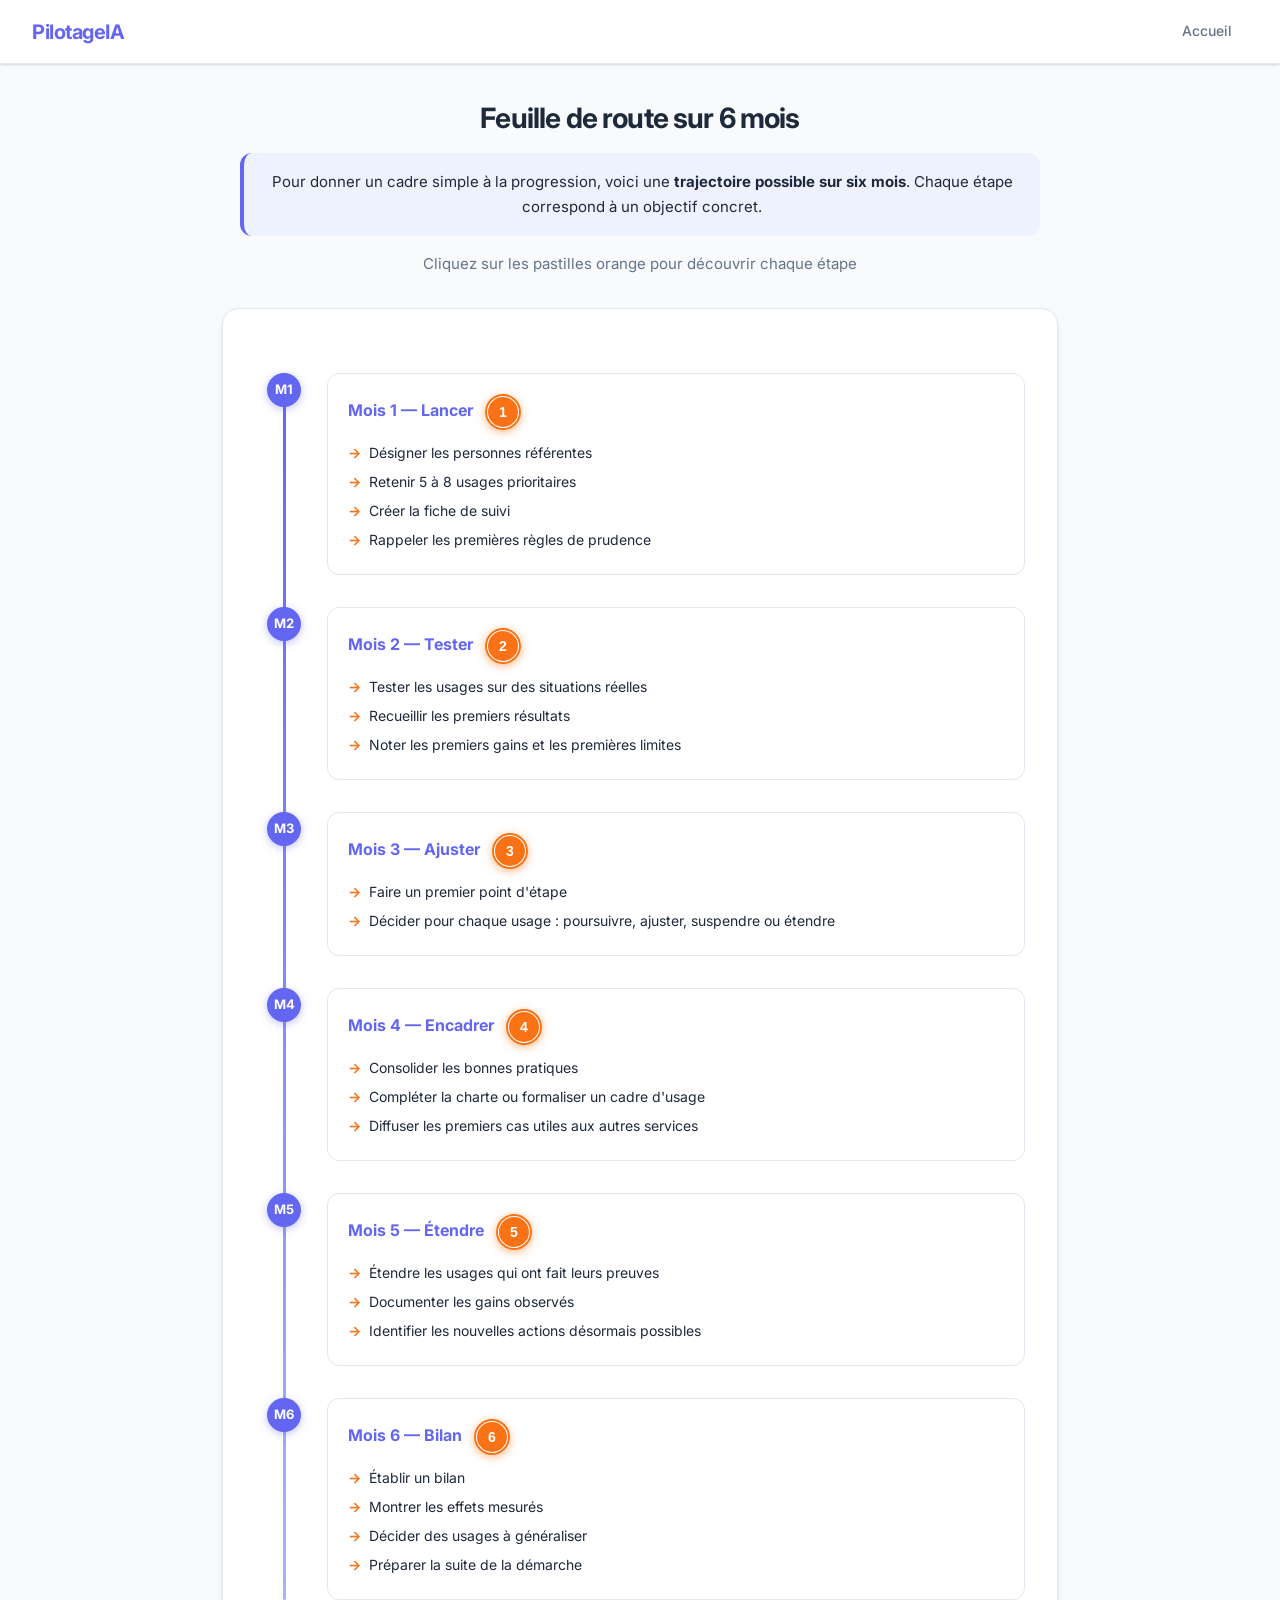
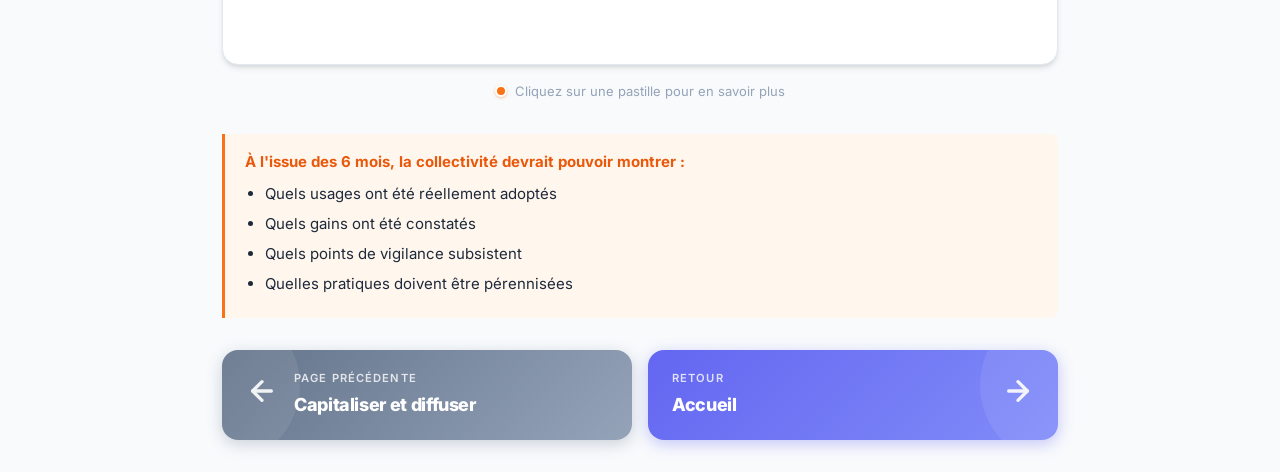
<file: guide-page6.html>
<!DOCTYPE html>
<html lang="fr">
<head>
  <meta charset="UTF-8">
  <meta name="viewport" content="width=device-width, initial-scale=1.0">
  <title>Feuille de route sur 6 mois - PilotageIA</title>
  <link rel="preconnect" href="https://fonts.googleapis.com">
  <link rel="preconnect" href="https://fonts.gstatic.com" crossorigin>
  <link href="https://fonts.googleapis.com/css2?family=Inter:wght@400;500;600;700;800&display=swap" rel="stylesheet">
  <link rel="stylesheet" href="style.css">
</head>
<body>

  <nav class="navbar">
    <a href="index.html" class="nav-brand">PilotageIA</a>
    <div class="nav-links">
      <a href="index.html">Accueil</a>
    </div>
  </nav>

  <main class="guide-page">
    <div class="guide-header">
      <h1>Feuille de route sur 6 mois</h1>
      <div class="guide-intro">
        <p>Pour donner un cadre simple &agrave; la progression, voici une <strong>trajectoire possible sur six mois</strong>. Chaque &eacute;tape correspond &agrave; un objectif concret.</p>
      </div>
      <p class="guide-subtitle">Cliquez sur les pastilles orange pour d&eacute;couvrir chaque &eacute;tape</p>
    </div>

    <!-- Timeline -->
    <div class="diagram-container">
      <div class="timeline">
        <div class="timeline-line"></div>

        <div class="timeline-item">
          <div class="timeline-marker">M1</div>
          <div class="timeline-content">
            <div class="timeline-month">
              Mois 1 &mdash; Lancer
              <button class="hotspot-inline" data-hotspot="1" data-tooltip="Lancer" aria-label="Pastille 1" style="margin-left: 0.5rem;">
                <span class="hotspot-number">1</span>
                <span class="hotspot-pulse"></span>
              </button>
            </div>
            <ul>
              <li>D&eacute;signer les personnes r&eacute;f&eacute;rentes</li>
              <li>Retenir 5 &agrave; 8 usages prioritaires</li>
              <li>Cr&eacute;er la fiche de suivi</li>
              <li>Rappeler les premi&egrave;res r&egrave;gles de prudence</li>
            </ul>
          </div>
        </div>

        <div class="timeline-item">
          <div class="timeline-marker">M2</div>
          <div class="timeline-content">
            <div class="timeline-month">
              Mois 2 &mdash; Tester
              <button class="hotspot-inline" data-hotspot="2" data-tooltip="Tester" aria-label="Pastille 2" style="margin-left: 0.5rem;">
                <span class="hotspot-number">2</span>
                <span class="hotspot-pulse"></span>
              </button>
            </div>
            <ul>
              <li>Tester les usages sur des situations r&eacute;elles</li>
              <li>Recueillir les premiers r&eacute;sultats</li>
              <li>Noter les premiers gains et les premi&egrave;res limites</li>
            </ul>
          </div>
        </div>

        <div class="timeline-item">
          <div class="timeline-marker">M3</div>
          <div class="timeline-content">
            <div class="timeline-month">
              Mois 3 &mdash; Ajuster
              <button class="hotspot-inline" data-hotspot="3" data-tooltip="Ajuster" aria-label="Pastille 3" style="margin-left: 0.5rem;">
                <span class="hotspot-number">3</span>
                <span class="hotspot-pulse"></span>
              </button>
            </div>
            <ul>
              <li>Faire un premier point d'&eacute;tape</li>
              <li>D&eacute;cider pour chaque usage : poursuivre, ajuster, suspendre ou &eacute;tendre</li>
            </ul>
          </div>
        </div>

        <div class="timeline-item">
          <div class="timeline-marker">M4</div>
          <div class="timeline-content">
            <div class="timeline-month">
              Mois 4 &mdash; Encadrer
              <button class="hotspot-inline" data-hotspot="4" data-tooltip="Encadrer" aria-label="Pastille 4" style="margin-left: 0.5rem;">
                <span class="hotspot-number">4</span>
                <span class="hotspot-pulse"></span>
              </button>
            </div>
            <ul>
              <li>Consolider les bonnes pratiques</li>
              <li>Compl&eacute;ter la charte ou formaliser un cadre d'usage</li>
              <li>Diffuser les premiers cas utiles aux autres services</li>
            </ul>
          </div>
        </div>

        <div class="timeline-item">
          <div class="timeline-marker">M5</div>
          <div class="timeline-content">
            <div class="timeline-month">
              Mois 5 &mdash; &Eacute;tendre
              <button class="hotspot-inline" data-hotspot="5" data-tooltip="&Eacute;tendre" aria-label="Pastille 5" style="margin-left: 0.5rem;">
                <span class="hotspot-number">5</span>
                <span class="hotspot-pulse"></span>
              </button>
            </div>
            <ul>
              <li>&Eacute;tendre les usages qui ont fait leurs preuves</li>
              <li>Documenter les gains observ&eacute;s</li>
              <li>Identifier les nouvelles actions d&eacute;sormais possibles</li>
            </ul>
          </div>
        </div>

        <div class="timeline-item">
          <div class="timeline-marker">M6</div>
          <div class="timeline-content">
            <div class="timeline-month">
              Mois 6 &mdash; Bilan
              <button class="hotspot-inline" data-hotspot="6" data-tooltip="Bilan" aria-label="Pastille 6" style="margin-left: 0.5rem;">
                <span class="hotspot-number">6</span>
                <span class="hotspot-pulse"></span>
              </button>
            </div>
            <ul>
              <li>&Eacute;tablir un bilan</li>
              <li>Montrer les effets mesur&eacute;s</li>
              <li>D&eacute;cider des usages &agrave; g&eacute;n&eacute;raliser</li>
              <li>Pr&eacute;parer la suite de la d&eacute;marche</li>
            </ul>
          </div>
        </div>
      </div>
    </div>

    <div class="legend">
      <span class="legend-dot"></span>
      Cliquez sur une pastille pour en savoir plus
    </div>

    <div class="content-section">
      <div class="highlight-box">
        <strong>&Agrave; l'issue des 6 mois, la collectivit&eacute; devrait pouvoir montrer :</strong>
        <ul style="margin-top: 0.5rem; margin-bottom: 0;">
          <li>Quels usages ont &eacute;t&eacute; r&eacute;ellement adopt&eacute;s</li>
          <li>Quels gains ont &eacute;t&eacute; constat&eacute;s</li>
          <li>Quels points de vigilance subsistent</li>
          <li>Quelles pratiques doivent &ecirc;tre p&eacute;rennis&eacute;es</li>
        </ul>
      </div>
    </div>

    <div class="nav-dual">
      <a href="guide-page5.html" class="nav-banner nav-banner-prev">
        <div class="nav-banner-arrow">
          <svg width="32" height="32" viewBox="0 0 24 24" fill="none" stroke="currentColor" stroke-width="2.5" stroke-linecap="round" stroke-linejoin="round">
            <path d="M19 12H5"></path><path d="M12 19l-7-7 7-7"></path>
          </svg>
        </div>
        <div class="nav-banner-content">
          <span class="nav-banner-label">Page pr&eacute;c&eacute;dente</span>
          <span class="nav-banner-title">Capitaliser et diffuser</span>
        </div>
      </a>
      <a href="index.html" class="nav-banner nav-banner-next">
        <div class="nav-banner-content">
          <span class="nav-banner-label">Retour</span>
          <span class="nav-banner-title">Accueil</span>
        </div>
        <div class="nav-banner-arrow">
          <svg width="32" height="32" viewBox="0 0 24 24" fill="none" stroke="currentColor" stroke-width="2.5" stroke-linecap="round" stroke-linejoin="round">
            <path d="M5 12h14"></path><path d="M12 5l7 7-7 7"></path>
          </svg>
        </div>
      </a>
    </div>
  </main>

  <!-- Modal -->
  <div class="modal-overlay" id="modalOverlay">
    <div class="modal" id="modal">
      <div class="modal-inner">
        <button class="modal-close" id="modalClose" aria-label="Fermer">&times;</button>
        <div class="modal-header">
          <span class="modal-badge" id="modalBadge">1</span>
          <h2 class="modal-title" id="modalTitle"></h2>
        </div>
        <div class="modal-body" id="modalBody"></div>
      </div>
      <div class="modal-footer" id="modalFooter"></div>
    </div>
  </div>

  <script>
    const pageContent = {
      1: {
        title: "Mois 1 \u2014 Lancer",
        body: `
          <p>Le premier mois est consacr&eacute; &agrave; la <strong>mise en place du dispositif</strong>.</p>
          <h3>Actions cl&eacute;s</h3>
          <ul>
            <li><strong>D&eacute;signer</strong> le coordinateur et les r&eacute;f&eacute;rents volontaires</li>
            <li><strong>S&eacute;lectionner</strong> 5 &agrave; 8 usages prioritaires &agrave; tester</li>
            <li><strong>Pr&eacute;parer</strong> la fiche de suivi d'usage</li>
            <li><strong>Rappeler</strong> les r&egrave;gles de prudence de base</li>
          </ul>
          <div class="highlight-box">
            <strong>Conseil :</strong> ne cherchez pas &agrave; tout cadrer d&egrave;s le d&eacute;part. L'important est de commencer.
          </div>
        `,
        footer: ''
      },
      2: {
        title: "Mois 2 \u2014 Tester",
        body: `
          <p>Le deuxi&egrave;me mois est d&eacute;di&eacute; &agrave; l'<strong>exp&eacute;rimentation terrain</strong>.</p>
          <h3>Actions cl&eacute;s</h3>
          <ul>
            <li>Chaque r&eacute;f&eacute;rent teste ses usages sur des <strong>cas r&eacute;els</strong></li>
            <li>Remplir les fiches de suivi <strong>avant / apr&egrave;s</strong></li>
            <li>Noter les premiers gains <em>et</em> les premi&egrave;res difficult&eacute;s</li>
          </ul>
          <div class="highlight-box">
            <strong>Important :</strong> &agrave; ce stade, l'objectif n'est pas la perfection mais l'observation honn&ecirc;te des effets.
          </div>
        `,
        footer: ''
      },
      3: {
        title: "Mois 3 \u2014 Ajuster",
        body: `
          <p>Le troisi&egrave;me mois marque le <strong>premier point d'&eacute;tape</strong>.</p>
          <h3>D&eacute;cisions &agrave; prendre pour chaque usage</h3>
          <ul>
            <li><strong>Poursuivre</strong> : l'usage apporte un b&eacute;n&eacute;fice visible</li>
            <li><strong>Ajuster</strong> : l'usage a du potentiel mais n&eacute;cessite des am&eacute;liorations</li>
            <li><strong>Suspendre</strong> : l'usage ne donne pas de r&eacute;sultats probants</li>
            <li><strong>&Eacute;tendre</strong> : l'usage m&eacute;rite d'&ecirc;tre test&eacute; dans d'autres services</li>
          </ul>
        `,
        footer: ''
      },
      4: {
        title: "Mois 4 \u2014 Encadrer",
        body: `
          <p>Le quatri&egrave;me mois est consacr&eacute; &agrave; la <strong>formalisation</strong>.</p>
          <h3>Actions cl&eacute;s</h3>
          <ul>
            <li>Consolider les bonnes pratiques identifi&eacute;es</li>
            <li>Compl&eacute;ter la charte informatique avec les r&egrave;gles sp&eacute;cifiques &agrave; l'IA</li>
            <li>Diffuser les premiers cas d'usage valid&eacute;s aux autres services</li>
          </ul>
          <div class="highlight-box">
            <strong>Conseil :</strong> mieux vaut un cadre simple et appliqu&eacute; qu'un document exhaustif que personne ne lit.
          </div>
        `,
        footer: ''
      },
      5: {
        title: "Mois 5 \u2014 \u00c9tendre",
        body: `
          <p>Le cinqui&egrave;me mois marque le passage &agrave; l'<strong>&eacute;chelle</strong>.</p>
          <h3>Actions cl&eacute;s</h3>
          <ul>
            <li>&Eacute;tendre les usages valid&eacute;s &agrave; d'autres services ou agents</li>
            <li>Documenter les gains observ&eacute;s de mani&egrave;re factuelle</li>
            <li>Identifier les nouvelles actions rendues possibles par l'IA</li>
            <li>Former si n&eacute;cessaire les nouveaux utilisateurs</li>
          </ul>
        `,
        footer: ''
      },
      6: {
        title: "Mois 6 \u2014 Bilan",
        body: `
          <p>Le sixi&egrave;me mois est celui du <strong>bilan</strong> et de la <strong>projection</strong>.</p>
          <h3>Ce que le bilan doit montrer</h3>
          <ul>
            <li>Quels usages ont &eacute;t&eacute; <strong>r&eacute;ellement adopt&eacute;s</strong></li>
            <li>Quels <strong>gains concrets</strong> ont &eacute;t&eacute; mesur&eacute;s</li>
            <li>Quels <strong>points de vigilance</strong> subsistent</li>
            <li>Quelles <strong>pratiques</strong> doivent &ecirc;tre p&eacute;rennis&eacute;es</li>
          </ul>
          <div class="highlight-box">
            <strong>&Agrave; retenir :</strong> un bilan honn&ecirc;te, m&ecirc;me modeste, a plus de valeur qu'un rapport d'activit&eacute; embelli. Les &eacute;checs document&eacute;s sont aussi pr&eacute;cieux que les succ&egrave;s.
          </div>
        `,
        footer: ''
      }
    };
  </script>
  <script src="script.js"></script>

</body>
</html>
</file>
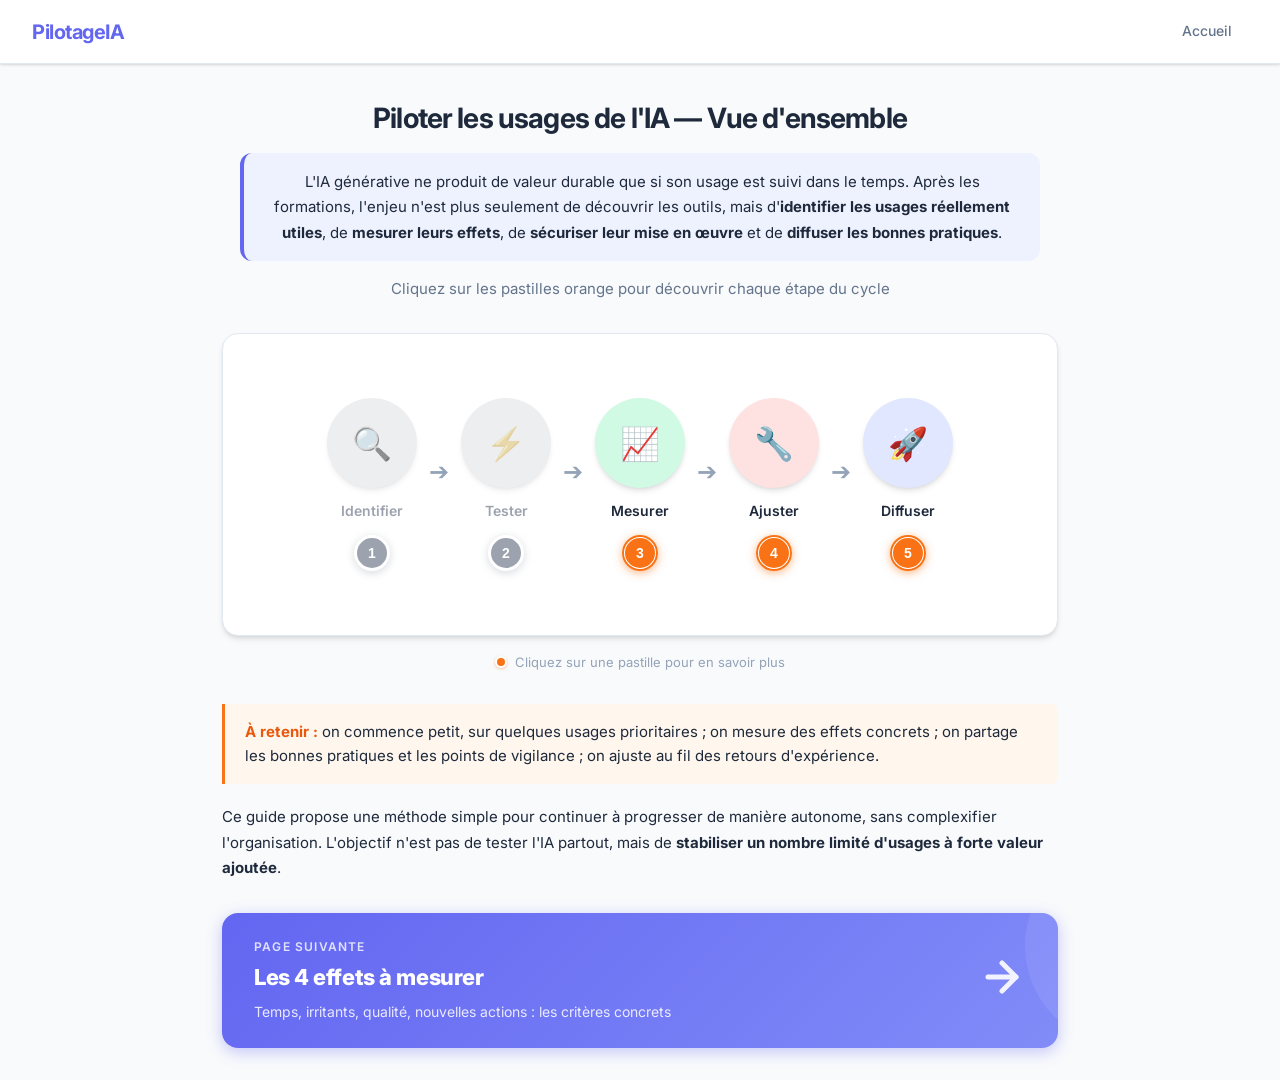
<file: guide.html>
<!DOCTYPE html>
<html lang="fr">
<head>
  <meta charset="UTF-8">
  <meta name="viewport" content="width=device-width, initial-scale=1.0">
  <title>Vue d'ensemble - PilotageIA</title>
  <link rel="preconnect" href="https://fonts.googleapis.com">
  <link rel="preconnect" href="https://fonts.gstatic.com" crossorigin>
  <link href="https://fonts.googleapis.com/css2?family=Inter:wght@400;500;600;700;800&display=swap" rel="stylesheet">
  <link rel="stylesheet" href="style.css">
</head>
<body>

  <nav class="navbar">
    <a href="index.html" class="nav-brand">PilotageIA</a>
    <div class="nav-links">
      <a href="index.html">Accueil</a>
    </div>
  </nav>

  <main class="guide-page">
    <div class="guide-header">
      <h1>Piloter les usages de l'IA &mdash; Vue d'ensemble</h1>
      <div class="guide-intro">
        <p>L'IA g&eacute;n&eacute;rative ne produit de valeur durable que si son usage est suivi dans le temps. Apr&egrave;s les formations, l'enjeu n'est plus seulement de d&eacute;couvrir les outils, mais d'<strong>identifier les usages r&eacute;ellement utiles</strong>, de <strong>mesurer leurs effets</strong>, de <strong>s&eacute;curiser leur mise en &oelig;uvre</strong> et de <strong>diffuser les bonnes pratiques</strong>.</p>
      </div>
      <p class="guide-subtitle">Cliquez sur les pastilles orange pour d&eacute;couvrir chaque &eacute;tape du cycle</p>
    </div>

    <!-- Cycle Diagram -->
    <div class="diagram-container">
      <div class="cycle-diagram">
        <div class="cycle-step s1 step-done">
          <div class="cycle-circle">&#128269;</div>
          <span class="cycle-label">Identifier</span>
          <button class="hotspot-inline hotspot-done" data-hotspot="1" data-tooltip="Identifier les usages prioritaires" aria-label="Pastille 1">
            <span class="hotspot-number">1</span>
            <span class="hotspot-pulse"></span>
          </button>
        </div>
        <span class="cycle-arrow">&#10132;</span>
        <div class="cycle-step s2 step-done">
          <div class="cycle-circle">&#9889;</div>
          <span class="cycle-label">Tester</span>
          <button class="hotspot-inline hotspot-done" data-hotspot="2" data-tooltip="Tester sur des cas r&eacute;els" aria-label="Pastille 2">
            <span class="hotspot-number">2</span>
            <span class="hotspot-pulse"></span>
          </button>
        </div>
        <span class="cycle-arrow">&#10132;</span>
        <div class="cycle-step s3">
          <div class="cycle-circle">&#128200;</div>
          <span class="cycle-label">Mesurer</span>
          <button class="hotspot-inline" data-hotspot="3" data-tooltip="Mesurer les effets" aria-label="Pastille 3">
            <span class="hotspot-number">3</span>
            <span class="hotspot-pulse"></span>
          </button>
        </div>
        <span class="cycle-arrow">&#10132;</span>
        <div class="cycle-step s4">
          <div class="cycle-circle">&#128295;</div>
          <span class="cycle-label">Ajuster</span>
          <button class="hotspot-inline" data-hotspot="4" data-tooltip="Ajuster les pratiques" aria-label="Pastille 4">
            <span class="hotspot-number">4</span>
            <span class="hotspot-pulse"></span>
          </button>
        </div>
        <span class="cycle-arrow">&#10132;</span>
        <div class="cycle-step s5">
          <div class="cycle-circle">&#128640;</div>
          <span class="cycle-label">Diffuser</span>
          <button class="hotspot-inline" data-hotspot="5" data-tooltip="Diffuser ce qui fonctionne" aria-label="Pastille 5">
            <span class="hotspot-number">5</span>
            <span class="hotspot-pulse"></span>
          </button>
        </div>
      </div>
    </div>

    <div class="legend">
      <span class="legend-dot"></span>
      Cliquez sur une pastille pour en savoir plus
    </div>

    <div class="content-section">
      <div class="highlight-box">
        <strong>&Agrave; retenir :</strong> on commence petit, sur quelques usages prioritaires ; on mesure des effets concrets ; on partage les bonnes pratiques et les points de vigilance ; on ajuste au fil des retours d'exp&eacute;rience.
      </div>

      <p>Ce guide propose une m&eacute;thode simple pour continuer &agrave; progresser de mani&egrave;re autonome, sans complexifier l'organisation. L'objectif n'est pas de tester l'IA partout, mais de <strong>stabiliser un nombre limit&eacute; d'usages &agrave; forte valeur ajout&eacute;e</strong>.</p>
    </div>

    <a href="guide-page2.html" class="next-page-banner">
      <div class="next-page-content">
        <span class="next-page-label">Page suivante</span>
        <span class="next-page-title">Les 4 effets &agrave; mesurer</span>
        <span class="next-page-desc">Temps, irritants, qualit&eacute;, nouvelles actions : les crit&egrave;res concrets</span>
      </div>
      <div class="next-page-arrow">
        <svg width="48" height="48" viewBox="0 0 24 24" fill="none" stroke="currentColor" stroke-width="2.5" stroke-linecap="round" stroke-linejoin="round">
          <path d="M5 12h14"></path>
          <path d="M12 5l7 7-7 7"></path>
        </svg>
      </div>
    </a>
  </main>

  <!-- Modal -->
  <div class="modal-overlay" id="modalOverlay">
    <div class="modal" id="modal">
      <div class="modal-inner">
        <button class="modal-close" id="modalClose" aria-label="Fermer">&times;</button>
        <div class="modal-header">
          <span class="modal-badge" id="modalBadge">1</span>
          <h2 class="modal-title" id="modalTitle"></h2>
        </div>
        <div class="modal-body" id="modalBody"></div>
      </div>
      <div class="modal-footer" id="modalFooter"></div>
    </div>
  </div>

  <script>
    const pageContent = {
      1: {
        title: "Identifier les usages prioritaires",
        body: `
          <div class="highlight-box" style="background: #F3F4F6; border-left-color: #9CA3AF;">
            <strong>Phase r&eacute;alis&eacute;e</strong> &mdash; Cette &eacute;tape a &eacute;t&eacute; men&eacute;e au d&eacute;but de l'ann&eacute;e 2026.
          </div>
          <p>Lors de la phase d'audit, <strong>142 t&acirc;ches</strong> ont &eacute;t&eacute; examin&eacute;es. Parmi elles, <strong>70 ont &eacute;t&eacute; retenues</strong> comme potentiellement am&eacute;liorables par l'IA g&eacute;n&eacute;rative.</p>
          <p>Ces 70 t&acirc;ches ont &eacute;t&eacute; regroup&eacute;es en <strong>8 types d'usages</strong> :</p>
          <ol>
            <li>Recherche d'informations</li>
            <li>Analyse de donn&eacute;es</li>
            <li>Constitution de bases documentaires</li>
            <li>Synth&egrave;se de documents</li>
            <li>R&eacute;daction de documents</li>
            <li>Cr&eacute;ation de formats visuels</li>
            <li>G&eacute;n&eacute;ration d'id&eacute;es</li>
            <li>Cr&eacute;ation d'applications informatiques d&eacute;terministes</li>
          </ol>
        `,
        footer: ''
      },
      2: {
        title: "Tester sur des cas r\u00e9els",
        body: `
          <div class="highlight-box" style="background: #F3F4F6; border-left-color: #9CA3AF;">
            <strong>Phase r&eacute;alis&eacute;e</strong> &mdash; Les tests ont &eacute;t&eacute; men&eacute;s lors des six demi-journ&eacute;es de formation r&eacute;alis&eacute;es en mars 2026.
          </div>
          <p>Les usages identifi&eacute;s ont &eacute;t&eacute; <strong>exp&eacute;riment&eacute;s sur des situations de travail r&eacute;elles</strong> pendant les sessions de formation.</p>
          <h3>Ce qui a &eacute;t&eacute; fait</h3>
          <ul>
            <li>Utiliser l'IA sur des t&acirc;ches concr&egrave;tes issues du quotidien des agents</li>
            <li>Comparer le r&eacute;sultat avec ce qui aurait &eacute;t&eacute; produit sans IA</li>
            <li>Noter le temps total : pr&eacute;paration + g&eacute;n&eacute;ration + relecture + correction</li>
            <li><strong>V&eacute;rifier et valider</strong> chaque r&eacute;sultat produit par l'IA</li>
          </ul>
          <div class="highlight-box">
            <strong>Important :</strong> un test r&eacute;ussi n'est pas un test o&ugrave; l'IA a &laquo; impressionn&eacute; &raquo;. C'est un test o&ugrave; le r&eacute;sultat final est meilleur ou plus rapide qu'avant.
          </div>
        `,
        footer: ''
      },
      3: {
        title: "Mesurer les effets",
        body: `
          <p>Chaque usage test&eacute; doit &ecirc;tre <strong>&eacute;valu&eacute; selon quatre crit&egrave;res</strong> : gain de temps, r&eacute;duction des irritants, am&eacute;lioration de la qualit&eacute;, nouvelles actions possibles.</p>
          <h3>Comment mesurer ?</h3>
          <ul>
            <li>Utiliser une <strong>fiche de suivi simple</strong> (voir page 3)</li>
            <li>Comparer avant / apr&egrave;s sur chaque crit&egrave;re</li>
            <li>Ne pas chercher la pr&eacute;cision absolue : une estimation honn&ecirc;te suffit</li>
          </ul>
          <div class="highlight-box">
            <strong>Rappel :</strong> mesurez le temps <em>complet</em>, pas seulement le temps de g&eacute;n&eacute;ration par l'IA.
          </div>
        `,
        footer: ''
      },
      4: {
        title: "Ajuster les pratiques",
        body: `
          <p>Apr&egrave;s quelques semaines de test, il est essentiel de faire le point et d'<strong>ajuster</strong>.</p>
          <h3>Questions &agrave; se poser</h3>
          <ul>
            <li>L'usage apporte-t-il un b&eacute;n&eacute;fice visible et mesurable ?</li>
            <li>Les agents sont-ils &agrave; l'aise avec l'outil ?</li>
            <li>Y a-t-il des risques non anticip&eacute;s (donn&eacute;es sensibles, erreurs) ?</li>
            <li>Faut-il <strong>poursuivre, modifier, suspendre ou &eacute;tendre</strong> cet usage ?</li>
          </ul>
          <div class="highlight-box">
            <strong>Conseil :</strong> ne conservez que les usages qui apportent un gain r&eacute;el. Abandonner un usage non concluant est un signe de maturit&eacute;.
          </div>
        `,
        footer: ''
      },
      5: {
        title: "Diffuser ce qui fonctionne",
        body: `
          <p>Les usages valid&eacute;s doivent &ecirc;tre <strong>partag&eacute;s</strong> pour que d'autres services puissent en b&eacute;n&eacute;ficier.</p>
          <h3>Moyens de diffusion</h3>
          <ul>
            <li>Fiches d'usage courtes et concrètes</li>
            <li>Exemples de prompts efficaces</li>
            <li>Retours d'exp&eacute;rience (ce qui marche <em>et</em> ce qui ne marche pas)</li>
            <li>Pr&eacute;sentation en r&eacute;union d'&eacute;quipe ou inter-services</li>
          </ul>
          <div class="highlight-box">
            <strong>&Agrave; retenir :</strong> l'objectif n'est pas d'accumuler des documents, mais de rendre les usages utiles plus faciles &agrave; reproduire.
          </div>
        `,
        footer: ''
      }
    };
  </script>
  <script src="script.js"></script>

</body>
</html>
</file>
<file: style.css>
/* ===========================
   PilotageIA - Guide Interactif
   =========================== */

/* --- Variables & Base --- */
:root {
  --primary: #6366F1;
  --primary-hover: #4F46E5;
  --primary-light: #EEF2FF;
  --accent: #F97316;
  --accent-hover: #EA580C;
  --accent-light: #FFF7ED;
  --bg: #F8FAFC;
  --bg-card: #FFFFFF;
  --text: #1E293B;
  --text-secondary: #64748B;
  --text-light: #94A3B8;
  --border: #E2E8F0;
  --shadow: 0 1px 3px rgba(0,0,0,0.1), 0 1px 2px rgba(0,0,0,0.06);
  --shadow-md: 0 4px 6px -1px rgba(0,0,0,0.1), 0 2px 4px -2px rgba(0,0,0,0.1);
  --shadow-lg: 0 10px 15px -3px rgba(0,0,0,0.1), 0 4px 6px -4px rgba(0,0,0,0.1);
  --shadow-xl: 0 20px 25px -5px rgba(0,0,0,0.1), 0 8px 10px -6px rgba(0,0,0,0.1);
  --radius: 12px;
  --radius-sm: 8px;
  --radius-lg: 16px;
}

*, *::before, *::after {
  box-sizing: border-box;
  margin: 0;
  padding: 0;
}

html {
  scroll-behavior: smooth;
}

body {
  font-family: 'Inter', -apple-system, BlinkMacSystemFont, 'Segoe UI', Roboto, sans-serif;
  background: var(--bg);
  color: var(--text);
  line-height: 1.6;
  min-height: 100vh;
}

/* --- Navigation --- */
.navbar {
  background: var(--bg-card);
  border-bottom: 1px solid var(--border);
  padding: 0 2rem;
  height: 64px;
  display: flex;
  align-items: center;
  justify-content: space-between;
  position: sticky;
  top: 0;
  z-index: 100;
  box-shadow: var(--shadow);
}

.nav-brand {
  font-size: 1.25rem;
  font-weight: 700;
  color: var(--primary);
  text-decoration: none;
  letter-spacing: -0.025em;
}

.nav-links {
  display: flex;
  gap: 0.5rem;
}

.nav-links a {
  padding: 0.5rem 1rem;
  border-radius: var(--radius-sm);
  text-decoration: none;
  color: var(--text-secondary);
  font-size: 0.875rem;
  font-weight: 500;
  transition: all 0.2s;
}

.nav-links a:hover {
  color: var(--text);
  background: var(--bg);
}

.nav-links a.active {
  color: var(--primary);
  background: var(--primary-light);
}

/* --- Landing Page --- */
.landing {
  max-width: 1060px;
  margin: 0 auto;
  padding: 4rem 2rem;
}

.hero {
  text-align: center;
  margin-bottom: 3rem;
}

.hero h1 {
  font-size: 2.5rem;
  font-weight: 800;
  letter-spacing: -0.04em;
  color: var(--text);
  margin-bottom: 0.75rem;
}

.hero p {
  font-size: 1.125rem;
  color: var(--text-secondary);
  max-width: 600px;
  margin: 0 auto;
}

.tools-grid {
  display: grid;
  grid-template-columns: repeat(3, 1fr);
  gap: 1.5rem;
  margin-top: 2.5rem;
}

.tool-card {
  background: var(--bg-card);
  border: 1px solid var(--border);
  border-radius: var(--radius-lg);
  padding: 2rem;
  text-decoration: none;
  color: inherit;
  transition: all 0.3s;
  display: flex;
  flex-direction: column;
  gap: 1rem;
}

.tool-card:hover {
  border-color: var(--primary);
  box-shadow: var(--shadow-lg);
  transform: translateY(-2px);
}

.tool-icon {
  width: 56px;
  height: 56px;
  border-radius: var(--radius);
  display: flex;
  align-items: center;
  justify-content: center;
  font-size: 1.75rem;
}

.tool-icon.vue { background: #DBEAFE; }
.tool-icon.effets { background: #FEE2E2; }
.tool-icon.mesurer { background: #D1FAE5; }
.tool-icon.organiser { background: #FEF3C7; }
.tool-icon.capitaliser { background: #E0E7FF; }
.tool-icon.feuille { background: #FCE7F3; }

.tool-card h2 {
  font-size: 1.25rem;
  font-weight: 700;
  letter-spacing: -0.02em;
}

.tool-card p {
  font-size: 0.9375rem;
  color: var(--text-secondary);
  line-height: 1.5;
}

.tool-card .card-link {
  font-size: 0.875rem;
  font-weight: 600;
  color: var(--primary);
  display: flex;
  align-items: center;
  gap: 0.375rem;
  margin-top: auto;
}

.tool-card .card-link .arrow {
  transition: transform 0.2s;
}

.tool-card:hover .card-link .arrow {
  transform: translateX(4px);
}

/* --- Guide Page --- */
.guide-page {
  max-width: 900px;
  margin: 0 auto;
  padding: 2rem;
}

.guide-header {
  text-align: center;
  margin-bottom: 2rem;
}

.guide-header h1 {
  font-size: 1.75rem;
  font-weight: 700;
  letter-spacing: -0.03em;
  margin-bottom: 0.375rem;
}

.guide-intro {
  max-width: 800px;
  margin: 0.75rem auto 1rem;
  padding: 1rem 1.5rem;
  background: var(--primary-light);
  border-radius: var(--radius);
  border-left: 4px solid var(--primary);
}

.guide-intro p {
  font-size: 0.9375rem;
  color: var(--text);
  line-height: 1.7;
  margin: 0;
}

.guide-subtitle {
  color: var(--text-secondary);
  font-size: 0.9375rem;
}

/* --- Diagram Container (replaces screenshot) --- */
.diagram-container {
  position: relative;
  width: 100%;
  border-radius: var(--radius-lg);
  overflow: visible;
  padding: 2rem;
  background: var(--bg-card);
  border: 1px solid var(--border);
  box-shadow: var(--shadow-md);
}

/* --- Cycle Diagram (Page 1) --- */
.cycle-diagram {
  display: flex;
  align-items: center;
  justify-content: center;
  gap: 0.5rem;
  flex-wrap: wrap;
  padding: 2rem 0;
}

.cycle-step {
  display: flex;
  flex-direction: column;
  align-items: center;
  gap: 0.75rem;
  position: relative;
}

.cycle-circle {
  width: 90px;
  height: 90px;
  border-radius: 50%;
  display: flex;
  align-items: center;
  justify-content: center;
  font-size: 2rem;
  box-shadow: var(--shadow-md);
  transition: transform 0.2s;
}

.cycle-circle:hover {
  transform: scale(1.08);
}

.cycle-label {
  font-size: 0.875rem;
  font-weight: 600;
  color: var(--text);
  text-align: center;
  max-width: 100px;
}

.cycle-arrow {
  font-size: 1.5rem;
  color: var(--text-light);
  margin: 0 0.25rem;
  align-self: center;
  margin-bottom: 1.5rem;
}

.cycle-step.s1 .cycle-circle { background: #DBEAFE; color: #2563EB; }
.cycle-step.s2 .cycle-circle { background: #FEF3C7; color: #D97706; }
.cycle-step.s3 .cycle-circle { background: #D1FAE5; color: #059669; }
.cycle-step.s4 .cycle-circle { background: #FEE2E2; color: #DC2626; }
.cycle-step.s5 .cycle-circle { background: #E0E7FF; color: #6366F1; }

/* --- 4 Blocks Diagram (Page 2) --- */
.blocks-grid {
  display: grid;
  grid-template-columns: repeat(2, 1fr);
  gap: 1.5rem;
  padding: 1rem 0;
}

.block-card {
  padding: 1.5rem;
  border-radius: var(--radius);
  display: flex;
  flex-direction: column;
  gap: 0.75rem;
  transition: transform 0.2s;
  cursor: default;
}

.block-card:hover {
  transform: translateY(-3px);
}

.block-card-header {
  display: flex;
  align-items: center;
  gap: 0.75rem;
}

.block-card-icon {
  font-size: 1.75rem;
}

.block-card-title {
  font-size: 1.125rem;
  font-weight: 700;
}

.block-card-desc {
  font-size: 0.9375rem;
  line-height: 1.6;
}

.block-card.temps {
  background: #DBEAFE;
  border: 1px solid #93C5FD;
}
.block-card.temps .block-card-title { color: #1D4ED8; }

.block-card.irritants {
  background: #FEF3C7;
  border: 1px solid #FCD34D;
}
.block-card.irritants .block-card-title { color: #B45309; }

.block-card.qualite {
  background: #D1FAE5;
  border: 1px solid #6EE7B7;
}
.block-card.qualite .block-card-title { color: #047857; }

.block-card.actions {
  background: #E0E7FF;
  border: 1px solid #A5B4FC;
}
.block-card.actions .block-card-title { color: #4338CA; }

/* --- Fiche de suivi (Page 3) --- */
.fiche-preview {
  background: var(--bg);
  border: 2px solid var(--border);
  border-radius: var(--radius);
  padding: 2rem;
}

.fiche-title {
  font-size: 1.125rem;
  font-weight: 700;
  color: var(--primary);
  margin-bottom: 1.5rem;
  text-align: center;
  padding-bottom: 0.75rem;
  border-bottom: 2px solid var(--primary-light);
}

.fiche-grid {
  display: grid;
  grid-template-columns: 1fr 1fr;
  gap: 1rem;
}

.fiche-field {
  display: flex;
  flex-direction: column;
  gap: 0.25rem;
}

.fiche-field.full-width {
  grid-column: 1 / -1;
}

.fiche-label {
  font-size: 0.75rem;
  font-weight: 600;
  color: var(--text-secondary);
  text-transform: uppercase;
  letter-spacing: 0.05em;
}

.fiche-value {
  padding: 0.625rem 0.875rem;
  background: var(--bg-card);
  border: 1px solid var(--border);
  border-radius: var(--radius-sm);
  font-size: 0.875rem;
  color: var(--text);
  min-height: 38px;
}

.fiche-value.placeholder {
  color: var(--text-light);
  font-style: italic;
}

.fiche-separator {
  grid-column: 1 / -1;
  height: 1px;
  background: var(--border);
  margin: 0.5rem 0;
}

.fiche-comparison {
  grid-column: 1 / -1;
  display: grid;
  grid-template-columns: 1fr 1fr;
  gap: 1rem;
  padding: 1rem;
  background: var(--accent-light);
  border-radius: var(--radius-sm);
  border-left: 3px solid var(--accent);
}

.fiche-comparison-title {
  grid-column: 1 / -1;
  font-size: 0.8125rem;
  font-weight: 700;
  color: var(--accent);
  text-transform: uppercase;
  letter-spacing: 0.05em;
  margin-bottom: 0.25rem;
}

/* --- Governance Diagram (Page 4) --- */
.gov-diagram {
  display: flex;
  flex-direction: column;
  align-items: center;
  gap: 1.5rem;
  padding: 1rem 0;
}

.gov-center {
  padding: 1.25rem 2rem;
  background: var(--primary);
  color: #fff;
  border-radius: var(--radius);
  font-size: 1.125rem;
  font-weight: 700;
  text-align: center;
  box-shadow: 0 4px 15px rgba(99, 102, 241, 0.35);
}

.gov-connector {
  width: 2px;
  height: 24px;
  background: var(--border);
}

.gov-roles {
  display: grid;
  grid-template-columns: repeat(4, 1fr);
  gap: 1rem;
  width: 100%;
}

.gov-role {
  text-align: center;
  padding: 1.25rem 1rem;
  border-radius: var(--radius);
  border: 1px solid var(--border);
  background: var(--bg-card);
  transition: transform 0.2s, box-shadow 0.2s;
}

.gov-role:hover {
  transform: translateY(-2px);
  box-shadow: var(--shadow-md);
}

.gov-role-icon {
  font-size: 2rem;
  margin-bottom: 0.5rem;
}

.gov-role-title {
  font-size: 0.875rem;
  font-weight: 700;
  color: var(--text);
}

.gov-role-desc {
  font-size: 0.75rem;
  color: var(--text-secondary);
  margin-top: 0.25rem;
}

/* --- Resource Library (Page 5) --- */
.library-grid {
  display: grid;
  grid-template-columns: repeat(3, 1fr);
  gap: 1.5rem;
  padding: 1rem 0;
}

.library-column {
  padding: 1.5rem;
  border-radius: var(--radius);
  border: 1px solid var(--border);
  background: var(--bg-card);
}

.library-column-header {
  display: flex;
  align-items: center;
  gap: 0.625rem;
  margin-bottom: 1rem;
  padding-bottom: 0.75rem;
  border-bottom: 2px solid var(--border);
}

.library-column-icon {
  font-size: 1.5rem;
}

.library-column-title {
  font-size: 1rem;
  font-weight: 700;
}

.library-column ul {
  list-style: none;
  padding: 0;
}

.library-column li {
  font-size: 0.875rem;
  color: var(--text);
  padding: 0.5rem 0;
  border-bottom: 1px solid var(--bg);
  line-height: 1.5;
}

.library-column li::before {
  content: '•';
  color: var(--primary);
  font-weight: 700;
  margin-right: 0.5rem;
}

.library-column.capitaliser { border-top: 3px solid #6366F1; }
.library-column.securiser { border-top: 3px solid #DC2626; }
.library-column.diffuser { border-top: 3px solid #059669; }

/* --- Timeline (Page 6) --- */
.timeline {
  position: relative;
  padding: 2rem 0;
}

.timeline-line {
  position: absolute;
  left: 28px;
  top: 2rem;
  bottom: 2rem;
  width: 3px;
  background: linear-gradient(to bottom, var(--primary), #818CF8, #A5B4FC);
  border-radius: 2px;
}

.timeline-item {
  position: relative;
  padding-left: 72px;
  margin-bottom: 2rem;
}

.timeline-item:last-child {
  margin-bottom: 0;
}

.timeline-marker {
  position: absolute;
  left: 12px;
  top: 0;
  width: 34px;
  height: 34px;
  border-radius: 50%;
  background: var(--primary);
  color: #fff;
  display: flex;
  align-items: center;
  justify-content: center;
  font-weight: 700;
  font-size: 0.8125rem;
  box-shadow: 0 2px 8px rgba(99, 102, 241, 0.4);
  z-index: 2;
}

.timeline-content {
  padding: 1.25rem;
  background: var(--bg-card);
  border: 1px solid var(--border);
  border-radius: var(--radius);
  transition: transform 0.2s, box-shadow 0.2s;
}

.timeline-content:hover {
  transform: translateX(4px);
  box-shadow: var(--shadow-md);
}

.timeline-month {
  font-size: 1rem;
  font-weight: 700;
  color: var(--primary);
  margin-bottom: 0.5rem;
}

.timeline-content ul {
  list-style: none;
  padding: 0;
}

.timeline-content li {
  font-size: 0.875rem;
  color: var(--text);
  padding: 0.25rem 0;
  line-height: 1.5;
}

.timeline-content li::before {
  content: '→';
  color: var(--accent);
  font-weight: 700;
  margin-right: 0.5rem;
}

/* --- Encadré boxes (Homepage) --- */
.encadres-section {
  margin-top: 3rem;
  display: grid;
  grid-template-columns: repeat(2, 1fr);
  gap: 1.5rem;
}

.encadre {
  padding: 1.5rem;
  border-radius: var(--radius);
  border: 1px solid var(--border);
  background: var(--bg-card);
}

.encadre-header {
  display: flex;
  align-items: center;
  gap: 0.625rem;
  margin-bottom: 1rem;
  padding-bottom: 0.75rem;
  border-bottom: 2px solid var(--border);
}

.encadre-icon {
  font-size: 1.25rem;
}

.encadre-title {
  font-size: 1rem;
  font-weight: 700;
  color: var(--text);
}

.encadre ul {
  list-style: none;
  padding: 0;
}

.encadre li {
  font-size: 0.875rem;
  color: var(--text);
  padding: 0.375rem 0;
  line-height: 1.5;
}

.encadre li::before {
  content: '✓';
  color: var(--primary);
  font-weight: 700;
  margin-right: 0.5rem;
}

.encadre.regles {
  border-top: 3px solid var(--accent);
}

.encadre.exemples {
  border-top: 3px solid var(--primary);
}

.encadre.exemples li::before {
  content: '•';
}

/* --- Content sections for guide pages --- */
.content-section {
  margin-top: 2rem;
}

.content-section h2 {
  font-size: 1.25rem;
  font-weight: 700;
  color: var(--text);
  margin-bottom: 1rem;
  padding-bottom: 0.5rem;
  border-bottom: 2px solid var(--primary-light);
}

.content-section h3 {
  font-size: 1rem;
  font-weight: 700;
  color: var(--text);
  margin-top: 1.25rem;
  margin-bottom: 0.5rem;
}

.content-section p {
  font-size: 0.9375rem;
  color: var(--text);
  line-height: 1.7;
  margin-bottom: 0.75rem;
}

.content-section ul {
  padding-left: 1.25rem;
  margin-bottom: 1rem;
}

.content-section li {
  font-size: 0.9375rem;
  margin-bottom: 0.375rem;
  line-height: 1.6;
  color: var(--text);
}

.highlight-box {
  background: var(--accent-light);
  border-left: 3px solid var(--accent);
  padding: 1rem 1.25rem;
  border-radius: 0 var(--radius-sm) var(--radius-sm) 0;
  margin: 1.25rem 0;
  font-size: 0.9375rem;
  line-height: 1.6;
}

.highlight-box strong {
  color: var(--accent-hover);
}

.info-box {
  background: var(--primary-light);
  border-left: 3px solid var(--primary);
  padding: 1rem 1.25rem;
  border-radius: 0 var(--radius-sm) var(--radius-sm) 0;
  margin: 1.25rem 0;
  font-size: 0.9375rem;
  line-height: 1.6;
}

/* --- Scales display (Page 3) --- */
.scales-grid {
  display: grid;
  grid-template-columns: 1fr 1fr;
  gap: 1.5rem;
  margin-top: 1rem;
}

.scale-box {
  padding: 1.25rem;
  border-radius: var(--radius);
  border: 1px solid var(--border);
  background: var(--bg-card);
}

.scale-title {
  font-size: 1rem;
  font-weight: 700;
  margin-bottom: 0.75rem;
  padding-bottom: 0.5rem;
  border-bottom: 1px solid var(--border);
}

.scale-items {
  display: flex;
  flex-direction: column;
  gap: 0.375rem;
}

.scale-item {
  display: flex;
  align-items: center;
  gap: 0.75rem;
  font-size: 0.875rem;
}

.scale-number {
  width: 28px;
  height: 28px;
  border-radius: 50%;
  display: flex;
  align-items: center;
  justify-content: center;
  font-weight: 700;
  font-size: 0.8125rem;
  color: #fff;
  flex-shrink: 0;
}

/* --- Example box (Page 3) --- */
.example-box {
  background: var(--bg-card);
  border: 1px solid var(--border);
  border-radius: var(--radius);
  padding: 1.5rem;
  margin: 1rem 0;
  border-left: 3px solid var(--primary);
}

.example-box-title {
  font-size: 0.8125rem;
  font-weight: 700;
  color: var(--primary);
  text-transform: uppercase;
  letter-spacing: 0.05em;
  margin-bottom: 0.75rem;
}

.example-box dl {
  display: grid;
  grid-template-columns: auto 1fr;
  gap: 0.375rem 1rem;
}

.example-box dt {
  font-size: 0.875rem;
  font-weight: 600;
  color: var(--text-secondary);
}

.example-box dd {
  font-size: 0.875rem;
  color: var(--text);
}

/* --- Warning / avoid list (Page 4) --- */
.avoid-list {
  list-style: none !important;
  padding-left: 0 !important;
}

.avoid-list li::before {
  content: '✗' !important;
  color: #DC2626 !important;
  font-weight: 700;
  margin-right: 0.5rem;
}

/* --- Modal --- */
.modal-overlay {
  position: fixed;
  top: 0;
  left: 0;
  right: 0;
  bottom: 0;
  background: rgba(15, 23, 42, 0.6);
  backdrop-filter: blur(4px);
  -webkit-backdrop-filter: blur(4px);
  display: flex;
  align-items: center;
  justify-content: center;
  z-index: 1000;
  opacity: 0;
  visibility: hidden;
  transition: opacity 0.3s ease, visibility 0.3s ease;
  padding: 1rem;
}

.modal-overlay.active {
  opacity: 1;
  visibility: visible;
}

.modal {
  background: var(--bg-card);
  border-radius: var(--radius-lg);
  box-shadow: var(--shadow-xl);
  width: 100%;
  max-width: 580px;
  max-height: 85vh;
  overflow-y: auto;
  transform: translateY(20px) scale(0.96);
  transition: transform 0.3s ease;
}

.modal-overlay.active .modal {
  transform: translateY(0) scale(1);
}

.modal-close {
  position: absolute;
  top: 1rem;
  right: 1rem;
  width: 36px;
  height: 36px;
  border-radius: 50%;
  border: none;
  background: var(--bg);
  color: var(--text-secondary);
  font-size: 1.25rem;
  cursor: pointer;
  display: flex;
  align-items: center;
  justify-content: center;
  transition: all 0.2s;
  z-index: 1;
}

.modal-close:hover {
  background: var(--border);
  color: var(--text);
}

.modal-inner {
  position: relative;
  padding: 2rem;
}

.modal-header {
  display: flex;
  align-items: center;
  gap: 0.875rem;
  margin-bottom: 1.25rem;
  padding-right: 2rem;
}

.modal-badge {
  width: 36px;
  height: 36px;
  border-radius: 50%;
  background: var(--accent);
  color: #fff;
  display: flex;
  align-items: center;
  justify-content: center;
  font-weight: 700;
  font-size: 0.9375rem;
  flex-shrink: 0;
}

.modal-title {
  font-size: 1.25rem;
  font-weight: 700;
  letter-spacing: -0.02em;
}

.modal-body p {
  margin-bottom: 0.75rem;
  font-size: 0.9375rem;
  color: var(--text);
  line-height: 1.7;
}

.modal-body h3 {
  font-size: 0.9375rem;
  font-weight: 700;
  color: var(--text);
  margin-top: 1.25rem;
  margin-bottom: 0.5rem;
  padding-bottom: 0.375rem;
  border-bottom: 1px solid var(--border);
}

.modal-body ul {
  margin-bottom: 0.75rem;
  padding-left: 1.25rem;
}

.modal-body li {
  font-size: 0.9375rem;
  margin-bottom: 0.375rem;
  line-height: 1.6;
  color: var(--text);
}

.modal-body .highlight-box {
  background: var(--accent-light);
  border-left: 3px solid var(--accent);
  padding: 0.75rem 1rem;
  border-radius: 0 var(--radius-sm) var(--radius-sm) 0;
  margin: 1rem 0;
  font-size: 0.875rem;
}

.modal-footer {
  padding: 1rem 2rem;
  border-top: 1px solid var(--border);
  background: var(--bg);
  border-radius: 0 0 var(--radius-lg) var(--radius-lg);
}

.modal-footer:empty {
  display: none;
}

/* --- Hotspot buttons (reused on diagrams) --- */
.hotspot {
  position: absolute;
  transform: translate(-50%, -50%);
  width: 40px;
  height: 40px;
  border-radius: 50%;
  border: 3px solid #fff;
  background: var(--accent);
  color: #fff;
  cursor: pointer;
  display: flex;
  align-items: center;
  justify-content: center;
  font-size: 0;
  z-index: 10;
  transition: all 0.2s ease;
  box-shadow: 0 2px 8px rgba(249, 115, 22, 0.5);
  outline: none;
}

.hotspot:hover {
  transform: translate(-50%, -50%) scale(1.15);
  box-shadow: 0 4px 16px rgba(249, 115, 22, 0.6);
}

.hotspot-number {
  font-size: 1rem;
  font-weight: 700;
  line-height: 1;
}

.hotspot-pulse {
  position: absolute;
  top: -3px;
  left: -3px;
  right: -3px;
  bottom: -3px;
  border-radius: 50%;
  border: 2px solid var(--accent);
  animation: hotspot-pulse 2s ease-out infinite;
}

@keyframes hotspot-pulse {
  0% { transform: scale(1); opacity: 0.8; }
  70% { transform: scale(1.8); opacity: 0; }
  100% { transform: scale(1.8); opacity: 0; }
}

.hotspot[data-tooltip]::after {
  content: attr(data-tooltip);
  position: absolute;
  bottom: calc(100% + 10px);
  left: 50%;
  transform: translateX(-50%);
  background: var(--text);
  color: #fff;
  padding: 0.375rem 0.75rem;
  border-radius: 6px;
  font-size: 0.8125rem;
  font-weight: 500;
  white-space: nowrap;
  opacity: 0;
  visibility: hidden;
  transition: all 0.2s;
  pointer-events: none;
  box-shadow: var(--shadow-md);
}

.hotspot[data-tooltip]:hover::after {
  opacity: 1;
  visibility: visible;
}

/* --- Inline hotspot (positioned within flow, not absolute) --- */
.hotspot-inline {
  position: relative;
  width: 36px;
  height: 36px;
  border-radius: 50%;
  border: 3px solid #fff;
  background: var(--accent);
  color: #fff;
  cursor: pointer;
  display: inline-flex;
  align-items: center;
  justify-content: center;
  z-index: 10;
  transition: all 0.2s ease;
  box-shadow: 0 2px 8px rgba(249, 115, 22, 0.5);
  outline: none;
  transform: none;
  vertical-align: middle;
  margin: 0 0.25rem;
}

.hotspot-inline:hover {
  transform: scale(1.15);
  box-shadow: 0 4px 16px rgba(249, 115, 22, 0.6);
}

.hotspot-inline .hotspot-number {
  font-size: 0.875rem;
}

.hotspot-inline .hotspot-pulse {
  top: -3px; left: -3px; right: -3px; bottom: -3px;
}

/* --- Hotspot done (grayed out, no pulse) --- */
.hotspot-inline.hotspot-done {
  background: #9CA3AF;
  box-shadow: 0 2px 8px rgba(156, 163, 175, 0.4);
  cursor: pointer;
}
.hotspot-inline.hotspot-done:hover {
  box-shadow: 0 4px 16px rgba(156, 163, 175, 0.5);
}
.hotspot-inline.hotspot-done .hotspot-pulse {
  display: none;
}

/* --- Cycle step done (grayed out) --- */
.cycle-step.step-done .cycle-circle {
  background: #E5E7EB;
  filter: grayscale(0.6);
  opacity: 0.7;
}
.cycle-step.step-done .cycle-label {
  color: #9CA3AF;
}

/* --- Legend --- */
.legend {
  display: flex;
  align-items: center;
  justify-content: center;
  gap: 0.5rem;
  margin-top: 1rem;
  font-size: 0.8125rem;
  color: var(--text-light);
}

.legend-dot {
  width: 12px;
  height: 12px;
  border-radius: 50%;
  background: var(--accent);
  border: 2px solid #fff;
  box-shadow: 0 1px 3px rgba(249, 115, 22, 0.4);
}

/* --- Next Page Banner --- */
.next-page-banner {
  display: flex;
  align-items: center;
  justify-content: space-between;
  margin-top: 2rem;
  padding: 1.5rem 2rem;
  background: linear-gradient(135deg, var(--primary) 0%, #818CF8 100%);
  border-radius: var(--radius-lg);
  text-decoration: none;
  color: #fff;
  box-shadow: 0 4px 15px rgba(99, 102, 241, 0.35);
  transition: all 0.3s ease;
  overflow: hidden;
  position: relative;
}

.next-page-banner::before {
  content: '';
  position: absolute;
  top: -50%;
  right: -20%;
  width: 200px;
  height: 200px;
  background: rgba(255, 255, 255, 0.08);
  border-radius: 50%;
  pointer-events: none;
}

.next-page-banner:hover {
  transform: translateY(-2px);
  box-shadow: 0 8px 25px rgba(99, 102, 241, 0.45);
}

.next-page-banner:hover .next-page-arrow {
  transform: translateX(6px);
}

.next-page-content {
  display: flex;
  flex-direction: column;
  gap: 0.25rem;
}

.next-page-label {
  font-size: 0.75rem;
  text-transform: uppercase;
  letter-spacing: 0.1em;
  opacity: 0.8;
  font-weight: 600;
}

.next-page-title {
  font-size: 1.375rem;
  font-weight: 800;
  letter-spacing: -0.02em;
}

.next-page-desc {
  font-size: 0.875rem;
  opacity: 0.85;
  margin-top: 0.125rem;
}

.next-page-arrow {
  flex-shrink: 0;
  transition: transform 0.3s ease;
  opacity: 0.9;
}

/* --- Dual Navigation --- */
.nav-dual {
  display: flex;
  gap: 1rem;
  margin-top: 2rem;
}

.nav-banner {
  display: flex;
  align-items: center;
  flex: 1;
  padding: 1.25rem 1.5rem;
  border-radius: var(--radius-lg);
  text-decoration: none;
  color: #fff;
  transition: all 0.3s ease;
  overflow: hidden;
  position: relative;
  gap: 1rem;
}

.nav-banner::before {
  content: '';
  position: absolute;
  width: 160px;
  height: 160px;
  background: rgba(255, 255, 255, 0.08);
  border-radius: 50%;
  pointer-events: none;
}

.nav-banner-prev {
  background: linear-gradient(135deg, #64748B 0%, #94A3B8 100%);
  box-shadow: 0 4px 15px rgba(100, 116, 139, 0.3);
}

.nav-banner-prev::before { top: -50%; left: -20%; }

.nav-banner-prev:hover {
  transform: translateY(-2px);
  box-shadow: 0 8px 25px rgba(100, 116, 139, 0.4);
}

.nav-banner-prev:hover .nav-banner-arrow {
  transform: translateX(-6px);
}

.nav-banner-next {
  background: linear-gradient(135deg, var(--primary) 0%, #818CF8 100%);
  box-shadow: 0 4px 15px rgba(99, 102, 241, 0.35);
}

.nav-banner-next::before { top: -50%; right: -20%; }

.nav-banner-next:hover {
  transform: translateY(-2px);
  box-shadow: 0 8px 25px rgba(99, 102, 241, 0.45);
}

.nav-banner-next:hover .nav-banner-arrow {
  transform: translateX(6px);
}

.nav-banner-content {
  display: flex;
  flex-direction: column;
  gap: 0.2rem;
  flex: 1;
}

.nav-banner-label {
  font-size: 0.7rem;
  text-transform: uppercase;
  letter-spacing: 0.1em;
  opacity: 0.8;
  font-weight: 600;
}

.nav-banner-title {
  font-size: 1.125rem;
  font-weight: 800;
  letter-spacing: -0.02em;
}

.nav-banner-arrow {
  flex-shrink: 0;
  transition: transform 0.3s ease;
  opacity: 0.9;
}

/* --- Footer --- */
.site-footer {
  text-align: center;
  padding: 2rem;
  color: var(--text-light);
  font-size: 0.8125rem;
  margin-top: 2rem;
}

/* --- Responsive --- */
@media (max-width: 768px) {
  .navbar {
    padding: 0 1rem;
  }

  .hero h1 {
    font-size: 1.75rem;
  }

  .landing {
    padding: 2rem 1rem;
  }

  .tools-grid {
    grid-template-columns: 1fr;
  }

  .guide-page {
    padding: 1rem;
  }

  .guide-header h1 {
    font-size: 1.375rem;
  }

  .nav-dual {
    flex-direction: column;
  }

  .nav-banner-title {
    font-size: 1rem;
  }

  .blocks-grid {
    grid-template-columns: 1fr;
  }

  .gov-roles {
    grid-template-columns: repeat(2, 1fr);
  }

  .library-grid {
    grid-template-columns: 1fr;
  }

  .encadres-section {
    grid-template-columns: 1fr;
  }

  .scales-grid {
    grid-template-columns: 1fr;
  }

  .fiche-grid {
    grid-template-columns: 1fr;
  }

  .fiche-comparison {
    grid-template-columns: 1fr;
  }

  .cycle-diagram {
    flex-direction: column;
  }

  .cycle-arrow {
    transform: rotate(90deg);
    margin: 0;
  }

  .modal {
    max-height: 90vh;
  }

  .modal-inner {
    padding: 1.5rem;
  }

  .modal-title {
    font-size: 1.125rem;
  }
}

@media (max-width: 480px) {
  .nav-links a {
    padding: 0.375rem 0.625rem;
    font-size: 0.8125rem;
  }

  .gov-roles {
    grid-template-columns: 1fr;
  }
}
</file>
